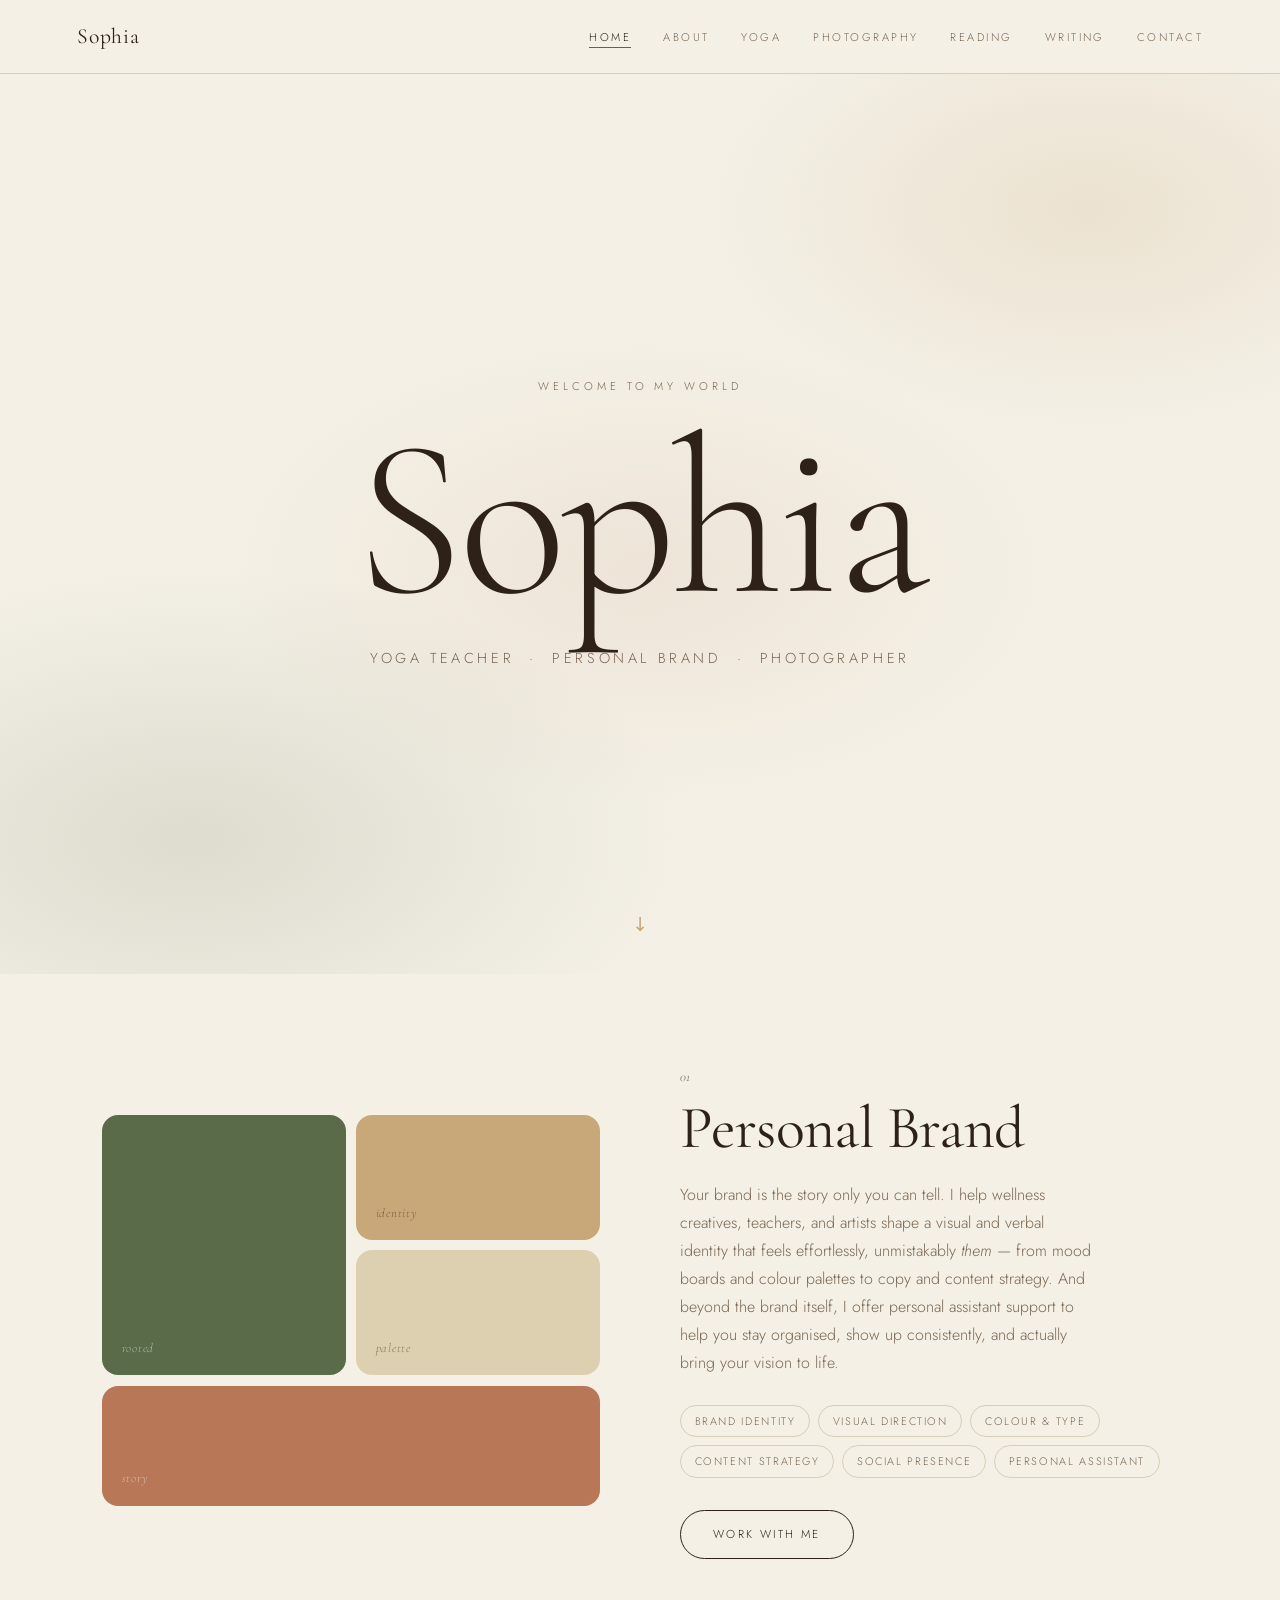
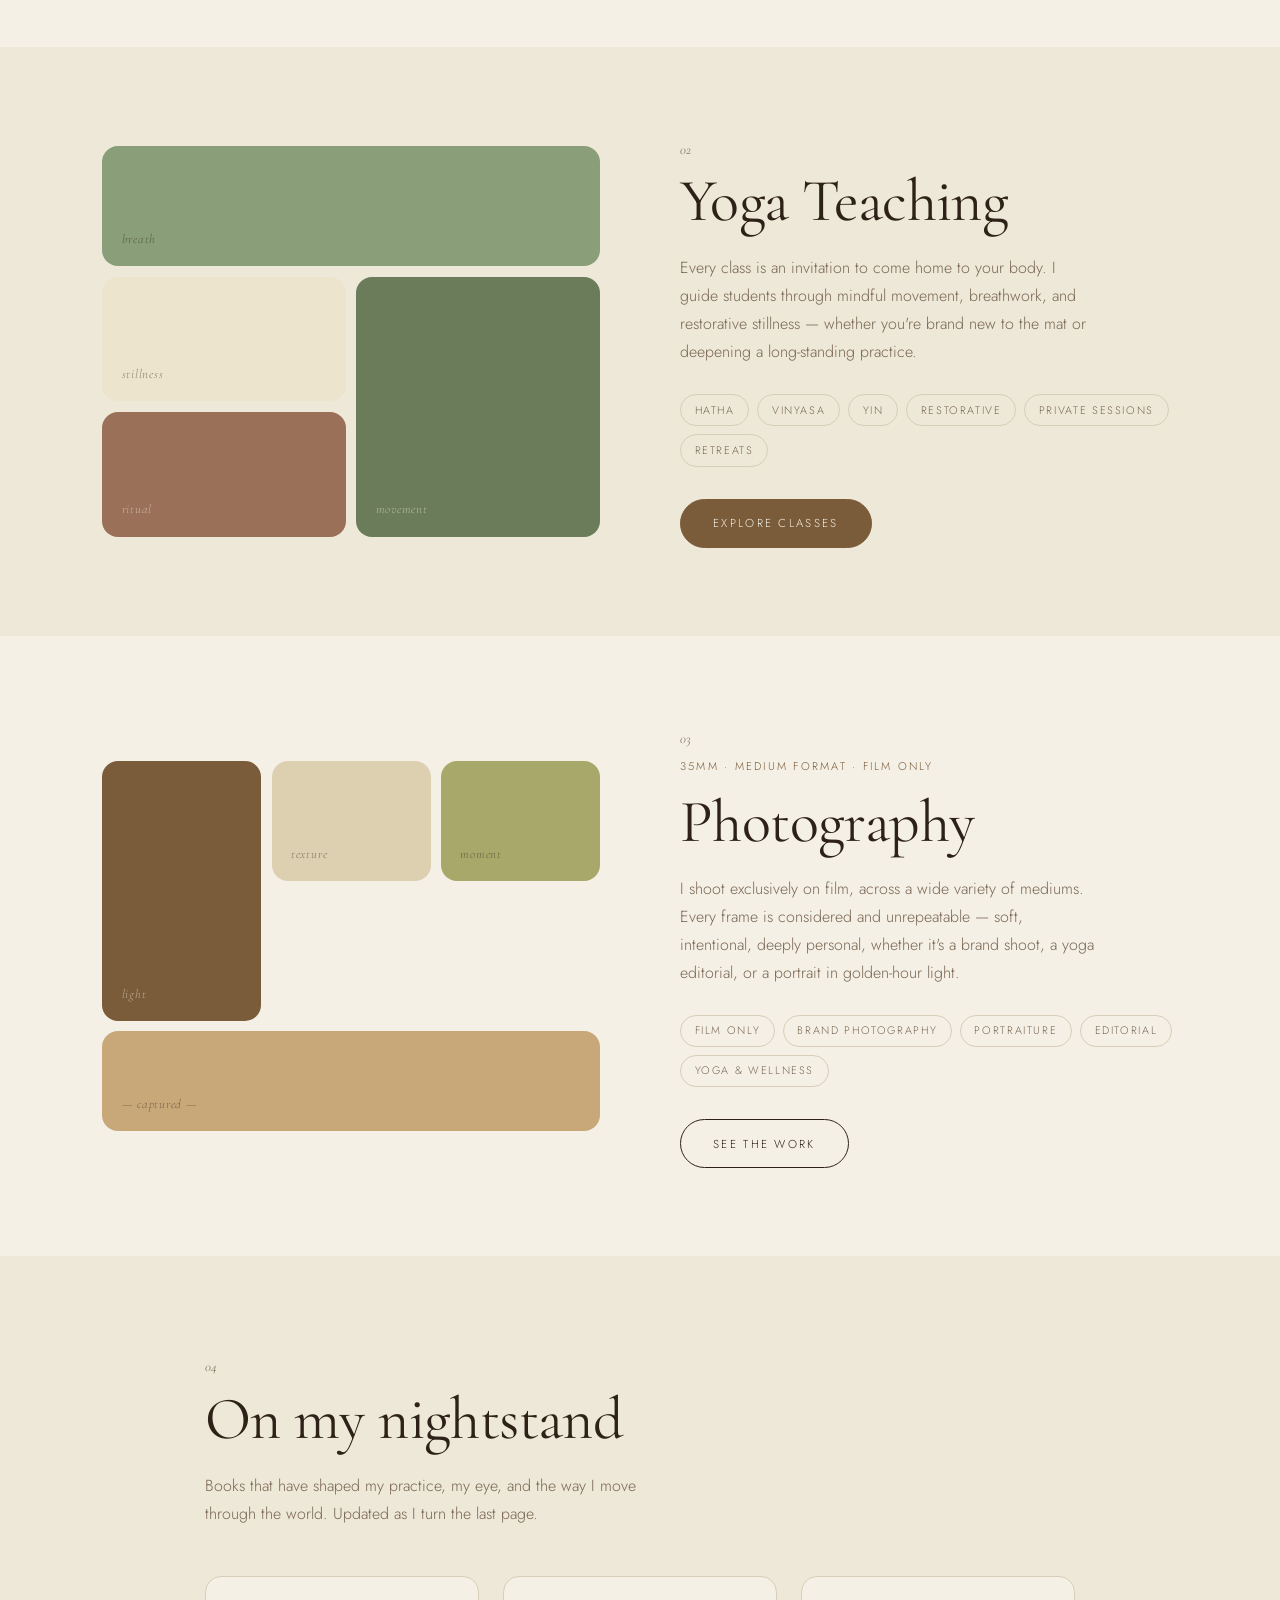
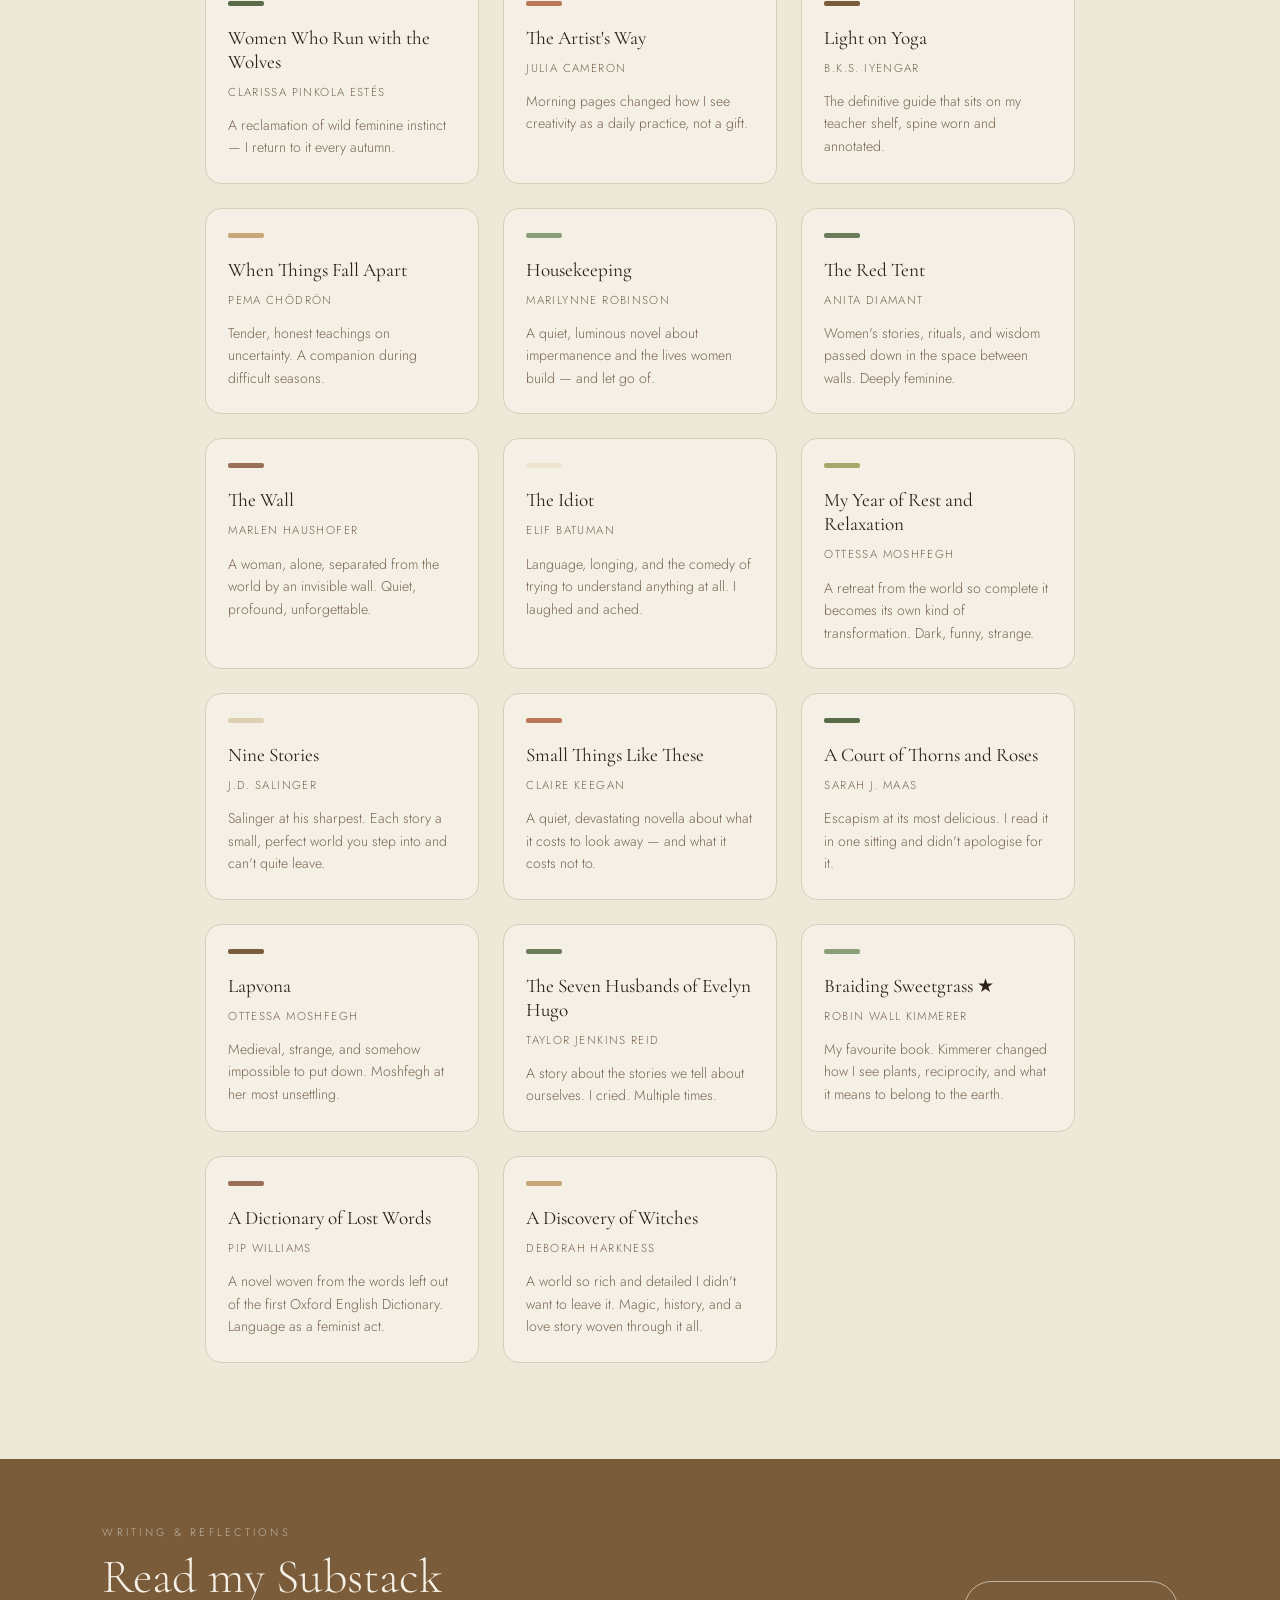
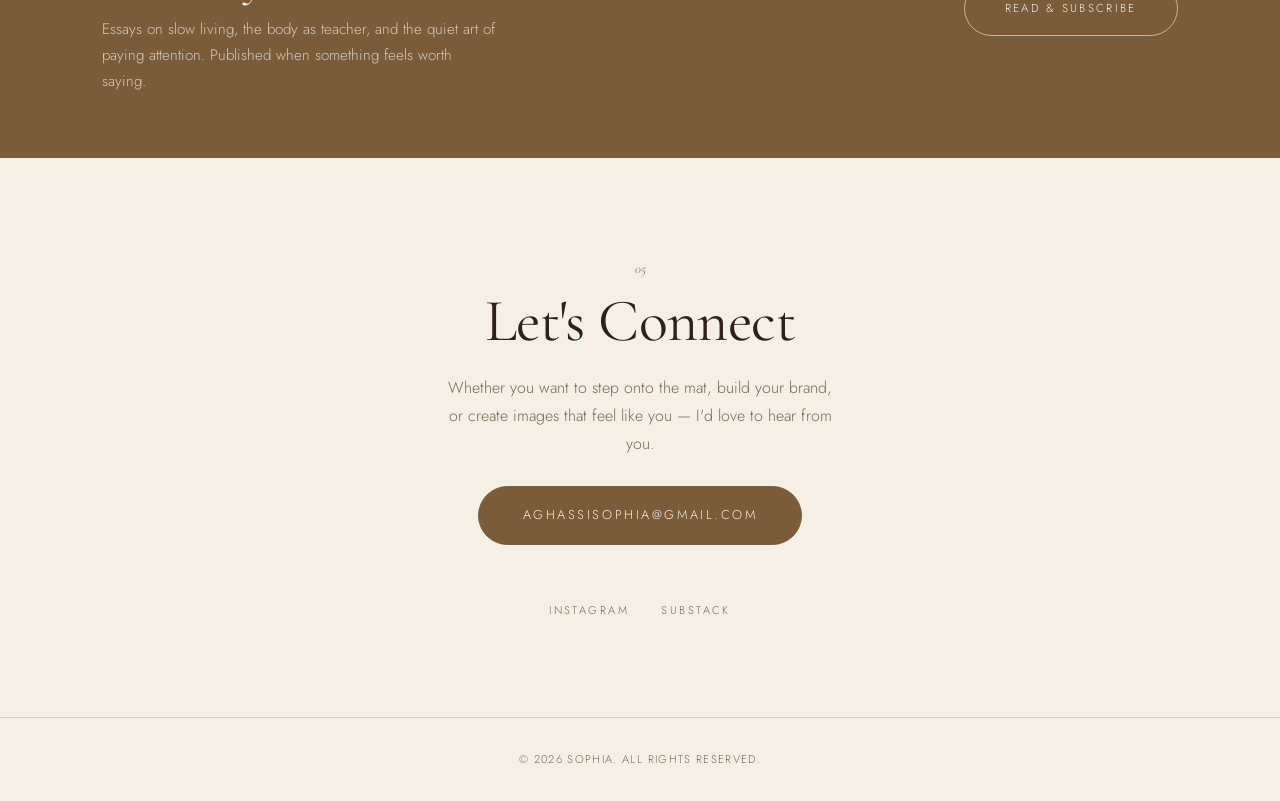
<file: index.html>
<!DOCTYPE html>
<html lang="en">
<head>
  <meta charset="UTF-8" />
  <meta name="viewport" content="width=device-width, initial-scale=1.0" />
  <title>Sophia — Yoga · Brand · Photography</title>
  <link rel="preconnect" href="https://fonts.googleapis.com" />
  <link rel="preconnect" href="https://fonts.gstatic.com" crossorigin />
  <link href="https://fonts.googleapis.com/css2?family=Cormorant+Garamond:ital,wght@0,300;0,400;0,500;1,300;1,400&family=Jost:wght@300;400;500&display=swap" rel="stylesheet" />
  <link rel="stylesheet" href="style.css" />
</head>
<body>

  <!-- NAV -->
  <nav class="nav">
    <a href="index.html" class="nav__logo">Sophia</a>
    <ul class="nav__links">
      <li><a href="index.html" class="active">Home</a></li>
      <li><a href="about.html">About</a></li>
      <li><a href="yoga.html">Yoga</a></li>
      <li><a href="photography.html">Photography</a></li>
      <li><a href="#books">Reading</a></li>
      <li><a href="#substack">Writing</a></li>
      <li><a href="#contact">Contact</a></li>
    </ul>
  </nav>

  <!-- HERO -->
  <header class="hero">
    <p class="hero__eyebrow">welcome to my world</p>
    <h1 class="hero__name">Sophia</h1>
    <p class="hero__tagline">yoga teacher &nbsp;·&nbsp; personal brand &nbsp;·&nbsp; photographer</p>
    <div class="hero__scroll-hint" aria-hidden="true">&#8595;</div>
  </header>

  <!-- PERSONAL BRAND -->
  <section class="section section--split">
    <div class="mosaic">
      <div class="mosaic-card mc--tall mc--moss"><span class="mosaic-card__label">rooted</span></div>
      <div class="mosaic-card mc--square mc--tan"><span class="mosaic-card__label">identity</span></div>
      <div class="mosaic-card mc--square mc--sand"><span class="mosaic-card__label">palette</span></div>
      <div class="mosaic-card mc--wide mc--clay"><span class="mosaic-card__label">story</span></div>
    </div>

    <div class="section__copy">
      <span class="section__number">01</span>
      <h2 class="section__title">Personal Brand</h2>
      <p class="section__body">
        Your brand is the story only you can tell. I help wellness creatives,
        teachers, and artists shape a visual and verbal identity that feels
        effortlessly, unmistakably <em>them</em> — from mood boards and colour
        palettes to copy and content strategy. And beyond the brand itself, I
        offer personal assistant support to help you stay organised, show up
        consistently, and actually bring your vision to life.
      </p>
      <ul class="tag-list">
        <li>Brand Identity</li>
        <li>Visual Direction</li>
        <li>Colour &amp; Type</li>
        <li>Content Strategy</li>
        <li>Social Presence</li>
        <li>Personal Assistant</li>
      </ul>
      <a href="#contact" class="btn">Work with me</a>
    </div>
  </section>

  <!-- YOGA TEASER -->
  <section class="section section--split section--split-rev section--shaded">
    <div class="section__inner" style="display:contents">
      <div class="section__copy">
        <span class="section__number">02</span>
        <h2 class="section__title">Yoga Teaching</h2>
        <p class="section__body">
          Every class is an invitation to come home to your body. I guide
          students through mindful movement, breathwork, and restorative
          stillness — whether you're brand new to the mat or deepening a
          long-standing practice.
        </p>
        <ul class="tag-list">
          <li>Hatha</li>
          <li>Vinyasa</li>
          <li>Yin</li>
          <li>Restorative</li>
          <li>Private Sessions</li>
          <li>Retreats</li>
        </ul>
        <a href="yoga.html" class="btn btn--filled">Explore classes</a>
      </div>

      <div class="mosaic">
        <div class="mosaic-card mc--wide mc--sage"><span class="mosaic-card__label">breath</span></div>
        <div class="mosaic-card mc--square mc--parchment"><span class="mosaic-card__label">stillness</span></div>
        <div class="mosaic-card mc--tall mc--fern"><span class="mosaic-card__label">movement</span></div>
        <div class="mosaic-card mc--square mc--umber"><span class="mosaic-card__label">ritual</span></div>
      </div>
    </div>
  </section>

  <!-- PHOTOGRAPHY TEASER -->
  <section class="section section--split">
    <div class="mosaic mosaic--3col">
      <div class="mosaic-card mc--tall mc--bark"><span class="mosaic-card__label">light</span></div>
      <div class="mosaic-card mc--square mc--sand"><span class="mosaic-card__label">texture</span></div>
      <div class="mosaic-card mc--square mc--olive"><span class="mosaic-card__label">moment</span></div>
      <div class="mosaic-card mc--span3 mc--tan"><span class="mosaic-card__label">— captured —</span></div>
    </div>

    <div class="section__copy">
      <span class="section__number">03</span>
      <p style="font-family:var(--ff-sans); font-size:0.7rem; letter-spacing:0.2em; text-transform:uppercase; color:var(--clr-bark); margin-bottom:0.75rem">35mm · Medium Format · Film Only</p>
      <h2 class="section__title">Photography</h2>
      <p class="section__body">
        I shoot exclusively on film, across a wide variety of mediums. Every
        frame is considered and unrepeatable — soft, intentional, deeply personal,
        whether it's a brand shoot, a yoga editorial, or a portrait in golden-hour light.
      </p>
      <ul class="tag-list">
        <li>Film Only</li>
        <li>Brand Photography</li>
        <li>Portraiture</li>
        <li>Editorial</li>
        <li>Yoga &amp; Wellness</li>
      </ul>
      <a href="photography.html" class="btn">See the work</a>
    </div>
  </section>

  <!-- BOOKS -->
  <section id="books" class="section--shaded section--full">
    <div class="section__inner" style="max-width:var(--max-w); margin:0 auto; padding-inline:clamp(1.5rem,8vw,7rem)">
      <span class="section__number">04</span>
      <h2 class="section__title">On my nightstand</h2>
      <p class="section__body" style="max-width:50ch; color:var(--clr-text-muted)">
        Books that have shaped my practice, my eye, and the way I move through
        the world. Updated as I turn the last page.
      </p>

      <div class="books-grid">

        <div class="book-card">
          <div class="book-card__spine" style="background:var(--clr-moss)"></div>
          <p class="book-card__title">Women Who Run with the Wolves</p>
          <p class="book-card__author">Clarissa Pinkola Estés</p>
          <p class="book-card__note">A reclamation of wild feminine instinct — I return to it every autumn.</p>
        </div>

        <div class="book-card">
          <div class="book-card__spine" style="background:var(--clr-clay)"></div>
          <p class="book-card__title">The Artist's Way</p>
          <p class="book-card__author">Julia Cameron</p>
          <p class="book-card__note">Morning pages changed how I see creativity as a daily practice, not a gift.</p>
        </div>

        <div class="book-card">
          <div class="book-card__spine" style="background:var(--clr-bark)"></div>
          <p class="book-card__title">Light on Yoga</p>
          <p class="book-card__author">B.K.S. Iyengar</p>
          <p class="book-card__note">The definitive guide that sits on my teacher shelf, spine worn and annotated.</p>
        </div>

        <div class="book-card">
          <div class="book-card__spine" style="background:var(--clr-tan)"></div>
          <p class="book-card__title">When Things Fall Apart</p>
          <p class="book-card__author">Pema Chödrön</p>
          <p class="book-card__note">Tender, honest teachings on uncertainty. A companion during difficult seasons.</p>
        </div>

        <div class="book-card">
          <div class="book-card__spine" style="background:var(--clr-sage)"></div>
          <p class="book-card__title">Housekeeping</p>
          <p class="book-card__author">Marilynne Robinson</p>
          <p class="book-card__note">A quiet, luminous novel about impermanence and the lives women build — and let go of.</p>
        </div>

        <div class="book-card">
          <div class="book-card__spine" style="background:var(--clr-fern)"></div>
          <p class="book-card__title">The Red Tent</p>
          <p class="book-card__author">Anita Diamant</p>
          <p class="book-card__note">Women's stories, rituals, and wisdom passed down in the space between walls. Deeply feminine.</p>
        </div>

        <div class="book-card">
          <div class="book-card__spine" style="background:var(--clr-umber)"></div>
          <p class="book-card__title">The Wall</p>
          <p class="book-card__author">Marlen Haushofer</p>
          <p class="book-card__note">A woman, alone, separated from the world by an invisible wall. Quiet, profound, unforgettable.</p>
        </div>

        <div class="book-card">
          <div class="book-card__spine" style="background:var(--clr-parchment)"></div>
          <p class="book-card__title">The Idiot</p>
          <p class="book-card__author">Elif Batuman</p>
          <p class="book-card__note">Language, longing, and the comedy of trying to understand anything at all. I laughed and ached.</p>
        </div>

        <div class="book-card">
          <div class="book-card__spine" style="background:var(--clr-olive)"></div>
          <p class="book-card__title">My Year of Rest and Relaxation</p>
          <p class="book-card__author">Ottessa Moshfegh</p>
          <p class="book-card__note">A retreat from the world so complete it becomes its own kind of transformation. Dark, funny, strange.</p>
        </div>

        <div class="book-card">
          <div class="book-card__spine" style="background:var(--clr-sand)"></div>
          <p class="book-card__title">Nine Stories</p>
          <p class="book-card__author">J.D. Salinger</p>
          <p class="book-card__note">Salinger at his sharpest. Each story a small, perfect world you step into and can't quite leave.</p>
        </div>

        <div class="book-card">
          <div class="book-card__spine" style="background:var(--clr-clay)"></div>
          <p class="book-card__title">Small Things Like These</p>
          <p class="book-card__author">Claire Keegan</p>
          <p class="book-card__note">A quiet, devastating novella about what it costs to look away — and what it costs not to.</p>
        </div>

        <div class="book-card">
          <div class="book-card__spine" style="background:var(--clr-moss)"></div>
          <p class="book-card__title">A Court of Thorns and Roses</p>
          <p class="book-card__author">Sarah J. Maas</p>
          <p class="book-card__note">Escapism at its most delicious. I read it in one sitting and didn't apologise for it.</p>
        </div>

        <div class="book-card">
          <div class="book-card__spine" style="background:var(--clr-bark)"></div>
          <p class="book-card__title">Lapvona</p>
          <p class="book-card__author">Ottessa Moshfegh</p>
          <p class="book-card__note">Medieval, strange, and somehow impossible to put down. Moshfegh at her most unsettling.</p>
        </div>

        <div class="book-card">
          <div class="book-card__spine" style="background:var(--clr-fern)"></div>
          <p class="book-card__title">The Seven Husbands of Evelyn Hugo</p>
          <p class="book-card__author">Taylor Jenkins Reid</p>
          <p class="book-card__note">A story about the stories we tell about ourselves. I cried. Multiple times.</p>
        </div>

        <div class="book-card">
          <div class="book-card__spine" style="background:var(--clr-sage)"></div>
          <p class="book-card__title">Braiding Sweetgrass ★</p>
          <p class="book-card__author">Robin Wall Kimmerer</p>
          <p class="book-card__note">My favourite book. Kimmerer changed how I see plants, reciprocity, and what it means to belong to the earth.</p>
        </div>

        <div class="book-card">
          <div class="book-card__spine" style="background:var(--clr-umber)"></div>
          <p class="book-card__title">A Dictionary of Lost Words</p>
          <p class="book-card__author">Pip Williams</p>
          <p class="book-card__note">A novel woven from the words left out of the first Oxford English Dictionary. Language as a feminist act.</p>
        </div>

        <div class="book-card">
          <div class="book-card__spine" style="background:var(--clr-tan)"></div>
          <p class="book-card__title">A Discovery of Witches</p>
          <p class="book-card__author">Deborah Harkness</p>
          <p class="book-card__note">A world so rich and detailed I didn't want to leave it. Magic, history, and a love story woven through it all.</p>
        </div>

      </div>
    </div>
  </section>

  <!-- SUBSTACK -->
  <div id="substack">
    <div class="substack-strip">
      <div class="substack-strip__text">
        <p class="substack-strip__eyebrow">writing &amp; reflections</p>
        <h2 class="substack-strip__title">Read my Substack</h2>
        <p class="substack-strip__body">
          Essays on slow living, the body as teacher, and the quiet art of
          paying attention. Published when something feels worth saying.
        </p>
      </div>
      <div class="substack-strip__cta">
        <a href="https://substack.com/@justagirlllllllllllllll" target="_blank" rel="noopener" class="btn--substack">
          Read &amp; Subscribe
        </a>
      </div>
    </div>
  </div>

  <!-- CONTACT -->
  <section id="contact">
    <div class="contact-block">
      <span class="section__number">05</span>
      <h2 class="section__title">Let's Connect</h2>
      <p class="section__body" style="max-width:44ch; margin-inline:auto; color:var(--clr-text-muted)">
        Whether you want to step onto the mat, build your brand, or create
        images that feel like you — I'd love to hear from you.
      </p>
      <a href="mailto:aghassisophia@gmail.com" class="btn btn--large btn--filled" style="display:inline-block; margin-bottom:2rem">
        aghassisophia@gmail.com
      </a>
      <div class="social-links">
        <a href="https://www.instagram.com/sophiaaghassi/" target="_blank" rel="noopener" aria-label="Instagram">Instagram</a>
        <a href="https://substack.com/@justagirlllllllllllllll" target="_blank" rel="noopener" aria-label="Substack">Substack</a>
      </div>
    </div>
  </section>

  <footer class="footer">
    <p>&copy; 2026 Sophia. All rights reserved.</p>
  </footer>

</body>
</html>
</file>
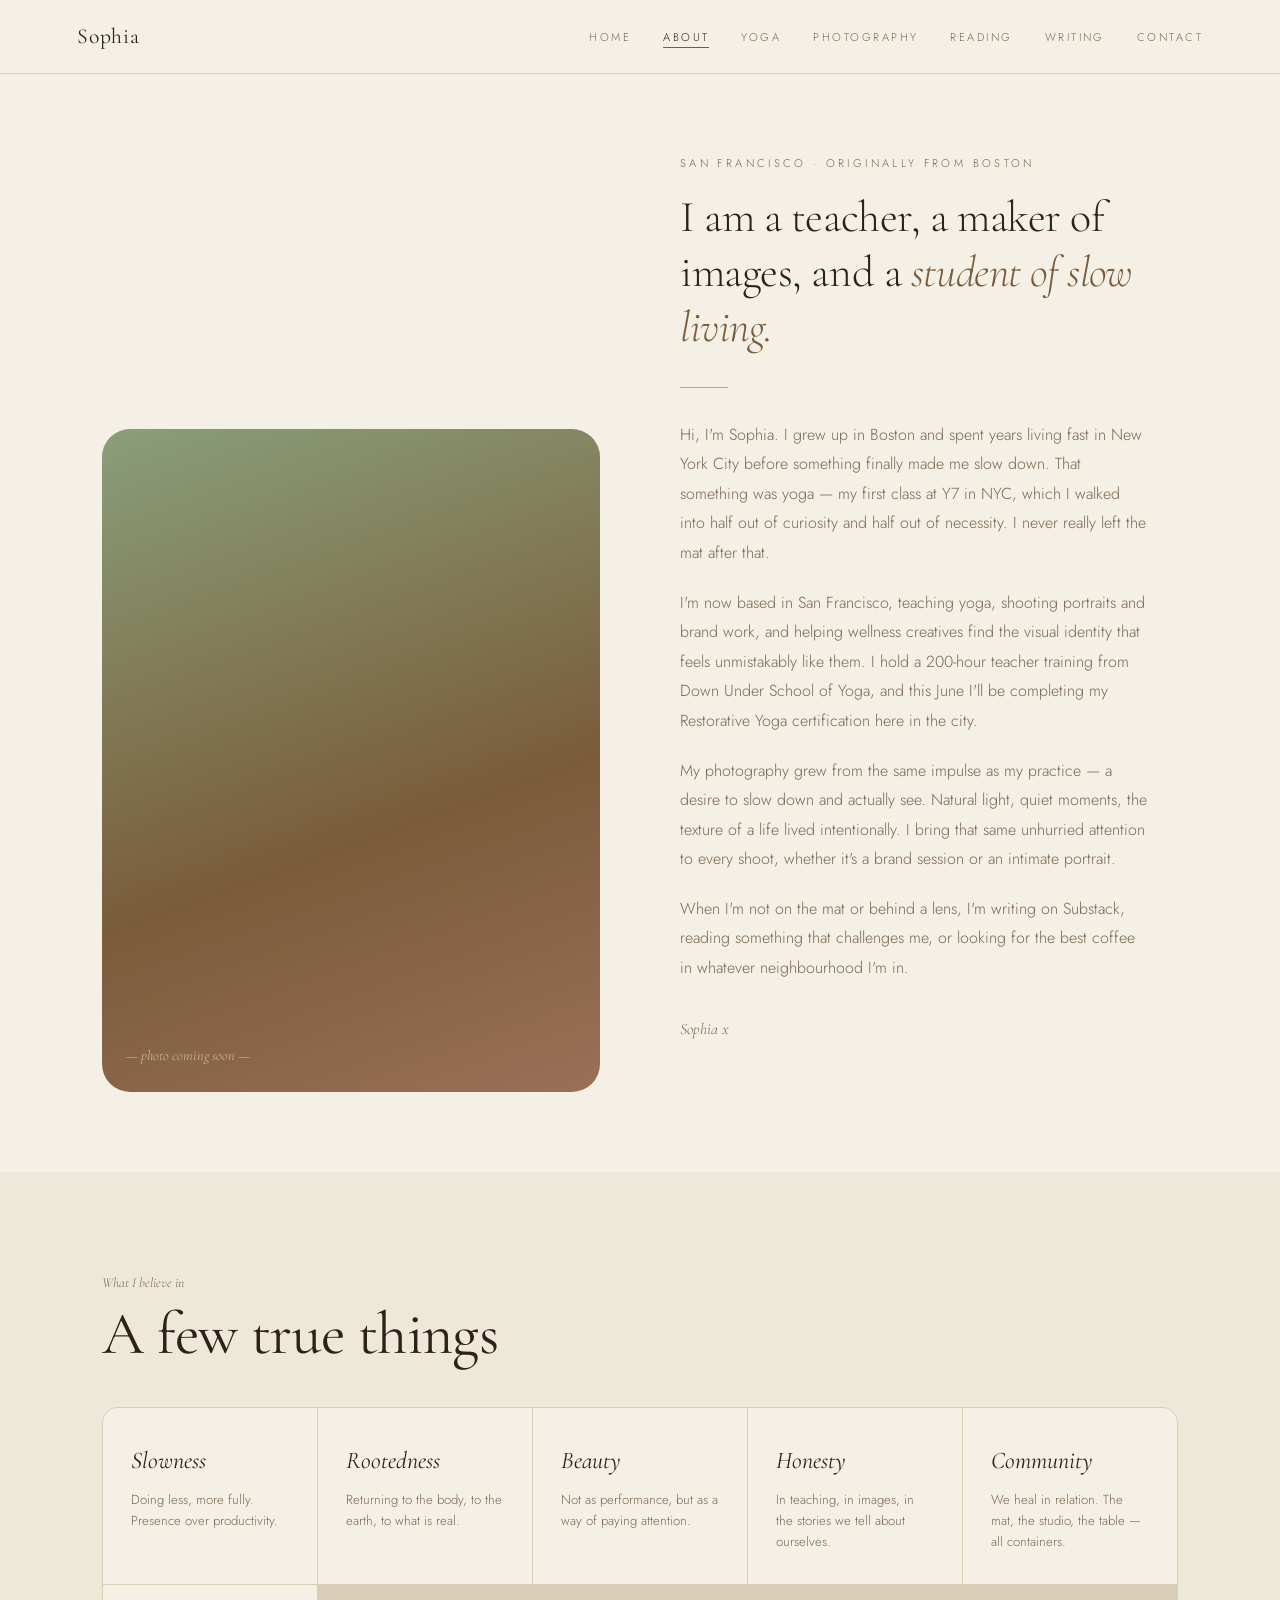
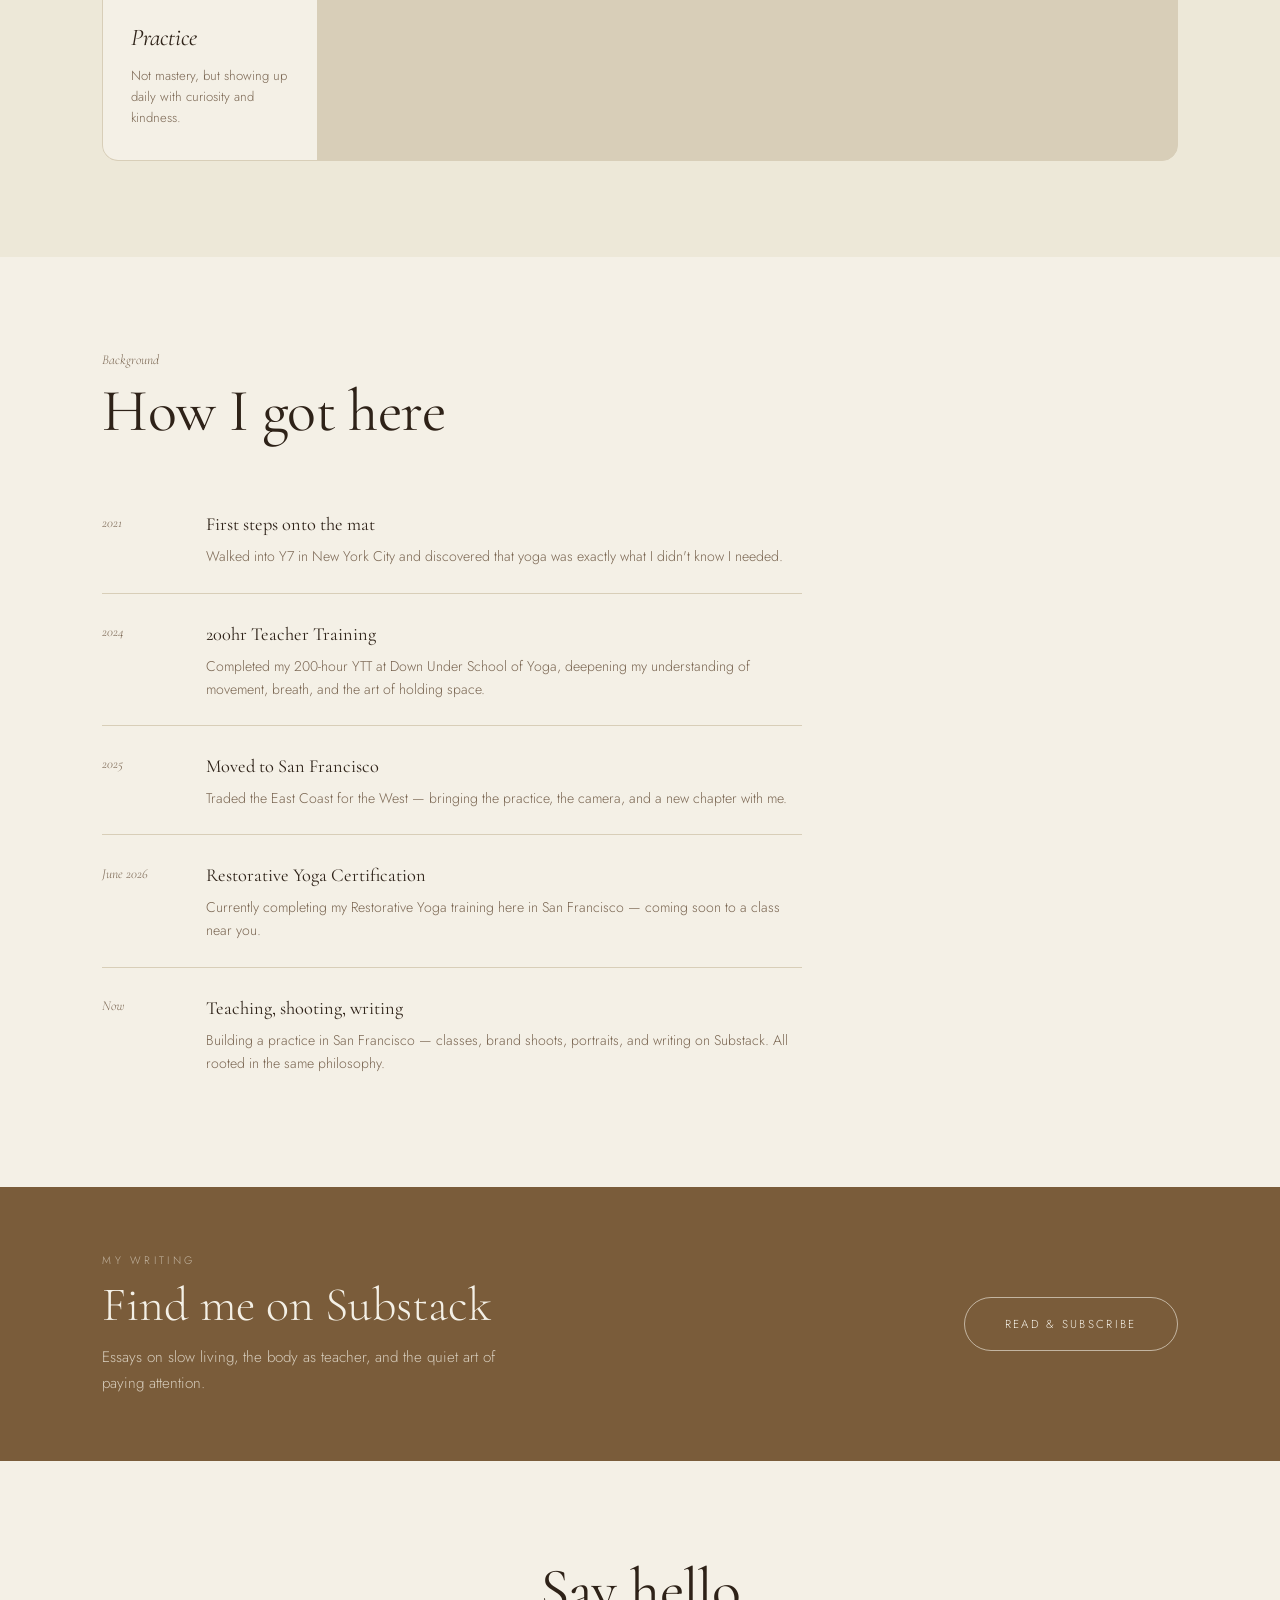
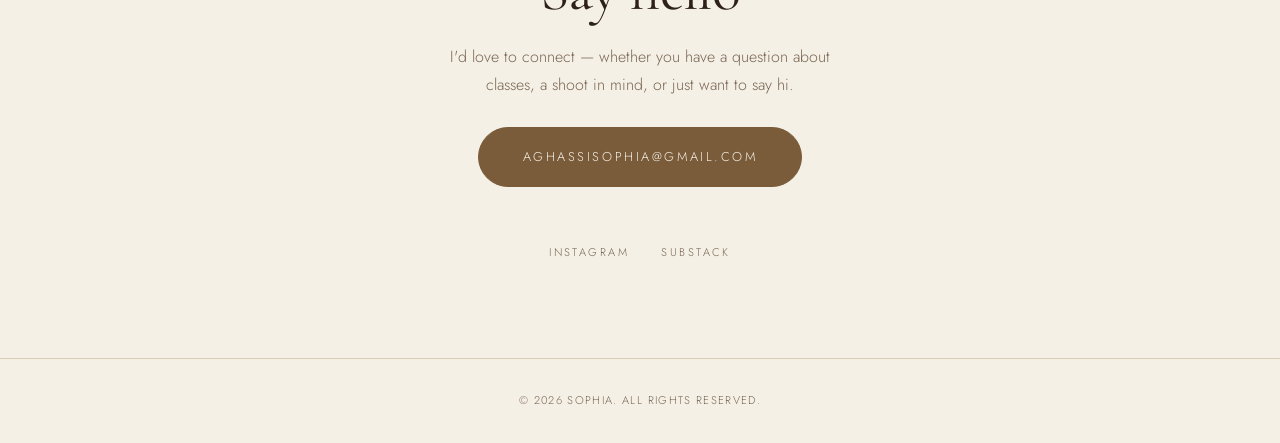
<file: about.html>
<!DOCTYPE html>
<html lang="en">
<head>
  <meta charset="UTF-8" />
  <meta name="viewport" content="width=device-width, initial-scale=1.0" />
  <title>About — Sophia</title>
  <link rel="preconnect" href="https://fonts.googleapis.com" />
  <link rel="preconnect" href="https://fonts.gstatic.com" crossorigin />
  <link href="https://fonts.googleapis.com/css2?family=Cormorant+Garamond:ital,wght@0,300;0,400;0,500;1,300;1,400&family=Jost:wght@300;400;500&display=swap" rel="stylesheet" />
  <link rel="stylesheet" href="style.css" />
  <style>
    /* About-page specific styles */
    .about-hero {
      display: grid;
      grid-template-columns: 1fr 1fr;
      gap: 5rem;
      align-items: end;
      padding: 5rem clamp(1.5rem, 8vw, 7rem) 0;
      max-width: var(--max-w);
      margin: 0 auto;
    }

    .about-hero__image {
      /* ✏️  When you add a real photo, replace this placeholder block */
      aspect-ratio: 3 / 4;
      border-radius: var(--radius-lg);
      background:
        linear-gradient(160deg, var(--clr-sage) 0%, var(--clr-bark) 60%, var(--clr-umber) 100%);
      display: flex;
      align-items: flex-end;
      padding: 1.5rem;
    }

    .about-hero__image-caption {
      font-family: var(--ff-serif);
      font-style: italic;
      font-size: 0.9rem;
      color: rgba(244, 240, 230, 0.65);
    }

    .about-hero__text {
      padding-bottom: 3rem;
    }

    .about-hero__pull {
      font-family: var(--ff-serif);
      font-size: clamp(1.75rem, 4vw, 2.75rem);
      font-weight: 300;
      line-height: 1.25;
      letter-spacing: -0.01em;
      margin-bottom: 2rem;
    }

    .about-hero__pull em {
      font-style: italic;
      color: var(--clr-bark);
    }

    .about-divider {
      width: 48px;
      height: 1px;
      background: var(--clr-tan);
      margin: 2rem 0;
    }

    .about-body p {
      font-size: 1rem;
      line-height: 1.85;
      color: var(--clr-text-muted);
      margin-bottom: 1.25rem;
      max-width: 52ch;
    }

    .about-body p:last-child { margin-bottom: 0; }

    .values-grid {
      display: grid;
      grid-template-columns: repeat(auto-fill, minmax(200px, 1fr));
      gap: 1px;
      background: var(--clr-border);
      border: 1px solid var(--clr-border);
      border-radius: var(--radius-md);
      overflow: hidden;
      margin-top: 2.5rem;
    }

    .value-item {
      background: var(--clr-bg);
      padding: 2rem 1.75rem;
    }

    .value-item__word {
      font-family: var(--ff-serif);
      font-size: 1.5rem;
      font-weight: 400;
      font-style: italic;
      margin-bottom: 0.4rem;
    }

    .value-item__note {
      font-size: 0.82rem;
      color: var(--clr-text-muted);
      line-height: 1.6;
    }

    .timeline {
      margin-top: 2.5rem;
      display: flex;
      flex-direction: column;
      gap: 0;
    }

    .timeline-item {
      display: grid;
      grid-template-columns: 80px 1fr;
      gap: 1.5rem;
      padding: 1.5rem 0;
      border-bottom: 1px solid var(--clr-border);
    }

    .timeline-item:last-child { border-bottom: none; }

    .timeline-item__year {
      font-family: var(--ff-serif);
      font-size: 0.85rem;
      font-style: italic;
      color: var(--clr-text-muted);
      padding-top: 0.15rem;
    }

    .timeline-item__content h4 {
      font-family: var(--ff-serif);
      font-size: 1.15rem;
      font-weight: 400;
      margin-bottom: 0.3rem;
    }

    .timeline-item__content p {
      font-size: 0.88rem;
      color: var(--clr-text-muted);
      line-height: 1.65;
    }

    .signature {
      font-family: var(--ff-serif);
      font-style: italic;
      font-size: 2rem;
      font-weight: 300;
      color: var(--clr-bark);
      margin-top: 2rem;
    }

    @media (max-width: 900px) {
      .about-hero {
        grid-template-columns: 1fr;
        gap: 3rem;
      }
      .about-hero__image { aspect-ratio: 4 / 3; }
      .about-body p { max-width: 100%; }
    }
  </style>
</head>
<body>

  <!-- NAV -->
  <nav class="nav">
    <a href="index.html" class="nav__logo">Sophia</a>
    <ul class="nav__links">
      <li><a href="index.html">Home</a></li>
      <li><a href="about.html" class="active">About</a></li>
      <li><a href="yoga.html">Yoga</a></li>
      <li><a href="photography.html">Photography</a></li>
      <li><a href="index.html#books">Reading</a></li>
      <li><a href="index.html#substack">Writing</a></li>
      <li><a href="index.html#contact">Contact</a></li>
    </ul>
  </nav>

  <!-- ABOUT HERO -->
  <div class="about-hero">
    <div class="about-hero__image">
      <!-- ✏️  REPLACE this div with an <img> tag pointing to your photo:
           <img src="images/sophia-portrait.jpg" alt="Sophia" style="width:100%; height:100%; object-fit:cover; border-radius:var(--radius-lg);" /> -->
      <p class="about-hero__image-caption">— photo coming soon —</p>
    </div>

    <div class="about-hero__text">
      <p class="page-hero__eyebrow" style="margin-bottom:1rem">San Francisco · Originally from Boston</p>
      <h1 class="about-hero__pull">
        I am a teacher, a maker of images, and a <em>student of slow living.</em>
      </h1>
      <div class="about-divider"></div>

      <div class="about-body">
        <p>
          Hi, I'm Sophia. I grew up in Boston and spent years living fast in
          New York City before something finally made me slow down. That something
          was yoga — my first class at Y7 in NYC, which I walked into half out of
          curiosity and half out of necessity. I never really left the mat after that.
        </p>
        <p>
          I'm now based in San Francisco, teaching yoga, shooting portraits and
          brand work, and helping wellness creatives find the visual identity that
          feels unmistakably like them. I hold a 200-hour teacher training from
          Down Under School of Yoga, and this June I'll be completing my Restorative
          Yoga certification here in the city.
        </p>
        <p>
          My photography grew from the same impulse as my practice — a desire to
          slow down and actually see. Natural light, quiet moments, the texture of
          a life lived intentionally. I bring that same unhurried attention to
          every shoot, whether it's a brand session or an intimate portrait.
        </p>
        <p>
          When I'm not on the mat or behind a lens, I'm writing on Substack,
          reading something that challenges me, or looking for the best coffee
          in whatever neighbourhood I'm in.
        </p>
        <p class="signature">Sophia x</p>
      </div>
    </div>
  </div>

  <!-- VALUES -->
  <section class="section--shaded section--full" style="margin-top:5rem">
    <div class="section__inner">
      <span class="section__number">What I believe in</span>
      <h2 class="section__title">A few true things</h2>

      <div class="values-grid">
        <!-- ✏️  UPDATE these values to reflect your own -->
        <div class="value-item">
          <p class="value-item__word">Slowness</p>
          <p class="value-item__note">
            Doing less, more fully. Presence over productivity.
          </p>
        </div>
        <div class="value-item">
          <p class="value-item__word">Rootedness</p>
          <p class="value-item__note">
            Returning to the body, to the earth, to what is real.
          </p>
        </div>
        <div class="value-item">
          <p class="value-item__word">Beauty</p>
          <p class="value-item__note">
            Not as performance, but as a way of paying attention.
          </p>
        </div>
        <div class="value-item">
          <p class="value-item__word">Honesty</p>
          <p class="value-item__note">
            In teaching, in images, in the stories we tell about ourselves.
          </p>
        </div>
        <div class="value-item">
          <p class="value-item__word">Community</p>
          <p class="value-item__note">
            We heal in relation. The mat, the studio, the table — all containers.
          </p>
        </div>
        <div class="value-item">
          <p class="value-item__word">Practice</p>
          <p class="value-item__note">
            Not mastery, but showing up daily with curiosity and kindness.
          </p>
        </div>
      </div>
    </div>
  </section>

  <!-- TIMELINE / BACKGROUND -->
  <section class="section">
    <div style="max-width:700px">
      <span class="section__number">Background</span>
      <h2 class="section__title">How I got here</h2>

      <div class="timeline">
        <div class="timeline-item">
          <span class="timeline-item__year">2021</span>
          <div class="timeline-item__content">
            <h4>First steps onto the mat</h4>
            <p>Walked into Y7 in New York City and discovered that yoga was exactly what I didn't know I needed.</p>
          </div>
        </div>
        <div class="timeline-item">
          <span class="timeline-item__year">2024</span>
          <div class="timeline-item__content">
            <h4>200hr Teacher Training</h4>
            <p>Completed my 200-hour YTT at Down Under School of Yoga, deepening my understanding of movement, breath, and the art of holding space.</p>
          </div>
        </div>
        <div class="timeline-item">
          <span class="timeline-item__year">2025</span>
          <div class="timeline-item__content">
            <h4>Moved to San Francisco</h4>
            <p>Traded the East Coast for the West — bringing the practice, the camera, and a new chapter with me.</p>
          </div>
        </div>
        <div class="timeline-item">
          <span class="timeline-item__year">June 2026</span>
          <div class="timeline-item__content">
            <h4>Restorative Yoga Certification</h4>
            <p>Currently completing my Restorative Yoga training here in San Francisco — coming soon to a class near you.</p>
          </div>
        </div>
        <div class="timeline-item">
          <span class="timeline-item__year">Now</span>
          <div class="timeline-item__content">
            <h4>Teaching, shooting, writing</h4>
            <p>Building a practice in San Francisco — classes, brand shoots, portraits, and writing on Substack. All rooted in the same philosophy.</p>
          </div>
        </div>
      </div>
    </div>
  </section>

  <!-- SUBSTACK STRIP -->
  <div id="substack">
    <div class="substack-strip">
      <div class="substack-strip__text">
        <p class="substack-strip__eyebrow">my writing</p>
        <h2 class="substack-strip__title">Find me on Substack</h2>
        <p class="substack-strip__body">
          Essays on slow living, the body as teacher, and the quiet art of
          paying attention.
        </p>
      </div>
      <div class="substack-strip__cta">
        <a href="https://substack.com/@justagirlllllllllllllll" target="_blank" rel="noopener" class="btn--substack">
          Read &amp; Subscribe
        </a>
      </div>
    </div>
  </div>

  <!-- CONTACT CTA -->
  <section>
    <div class="contact-block">
      <h2 class="section__title">Say hello</h2>
      <p class="section__body" style="margin-inline:auto; color:var(--clr-text-muted)">
        I'd love to connect — whether you have a question about classes, a shoot
        in mind, or just want to say hi.
      </p>
      <a href="mailto:aghassisophia@gmail.com" class="btn btn--large btn--filled" style="display:inline-block; margin-bottom:2rem">
        aghassisophia@gmail.com
      </a>
      <div class="social-links">
        <a href="https://www.instagram.com/sophiaaghassi/" target="_blank" rel="noopener">Instagram</a>
        <a href="https://substack.com/@justagirlllllllllllllll" target="_blank" rel="noopener">Substack</a>
      </div>
    </div>
  </section>

  <footer class="footer">
    <p>&copy; 2026 Sophia. All rights reserved.</p>
  </footer>

</body>
</html>
</file>
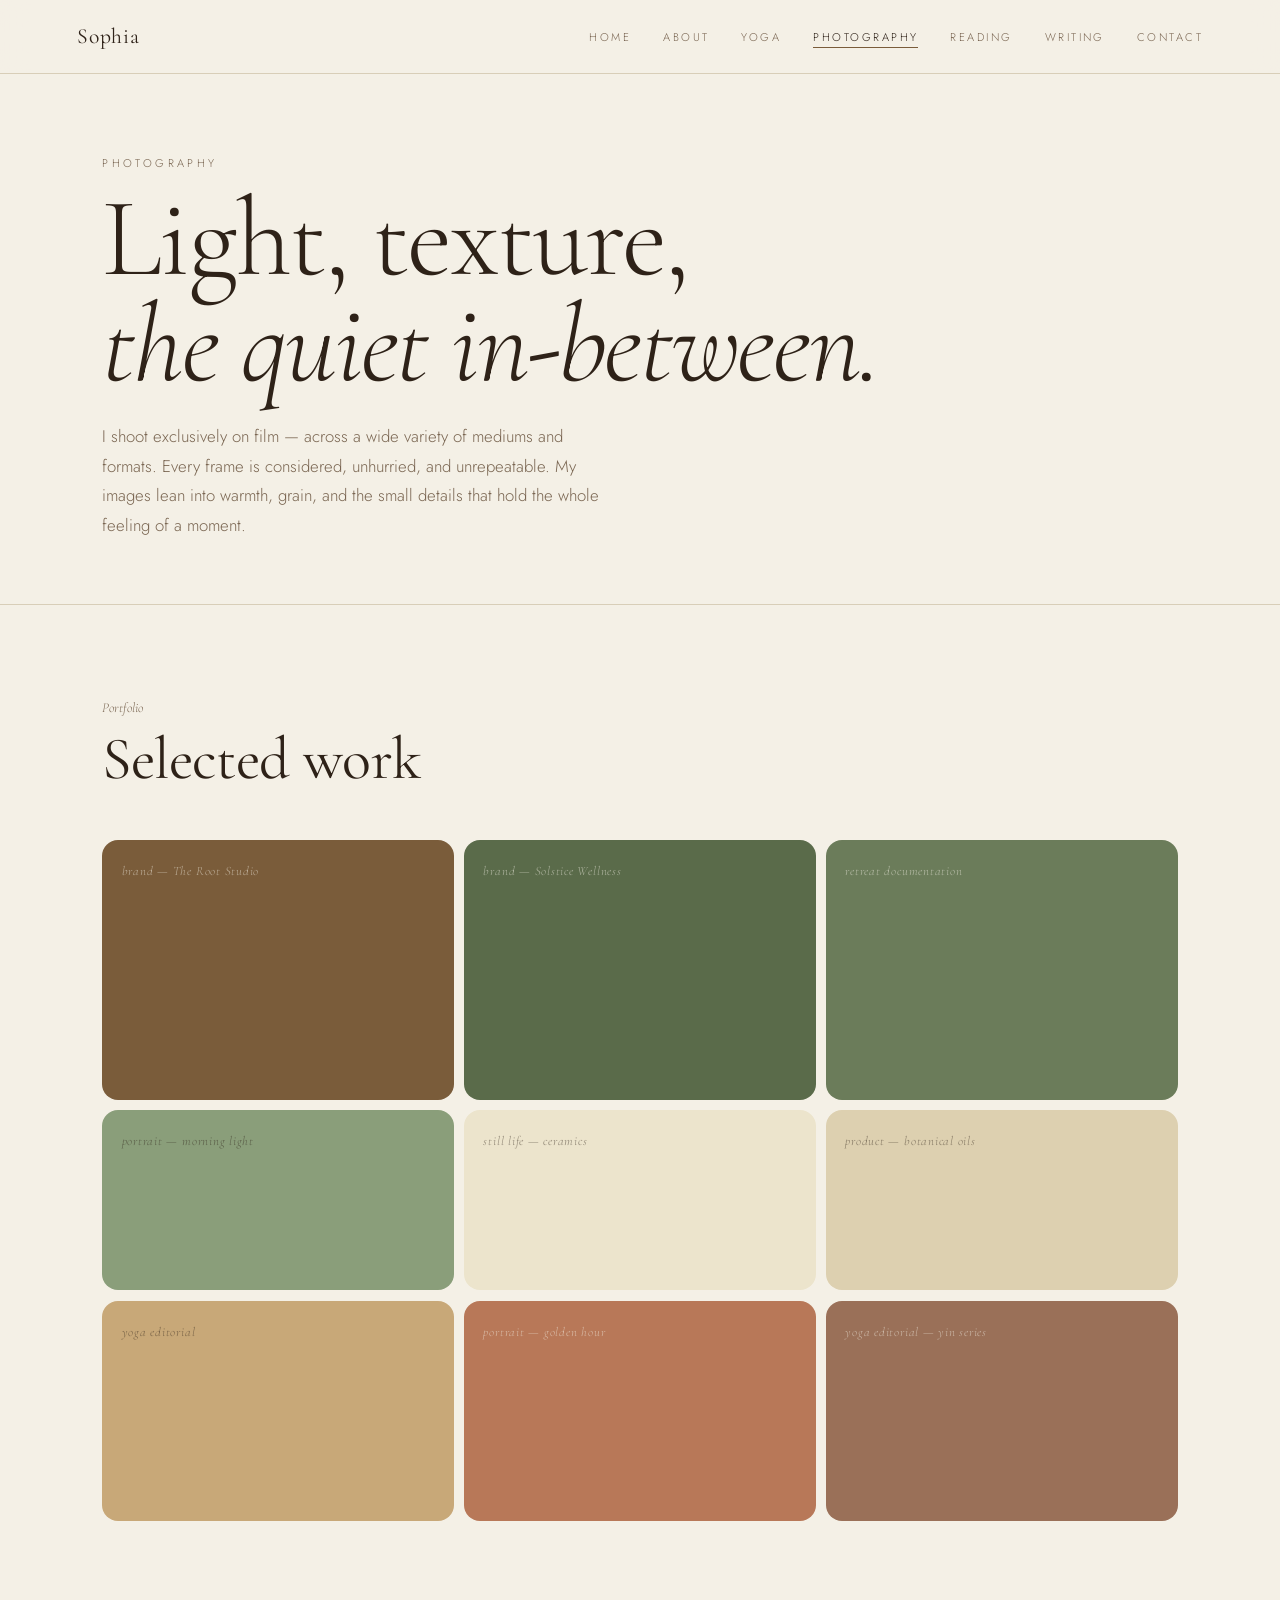
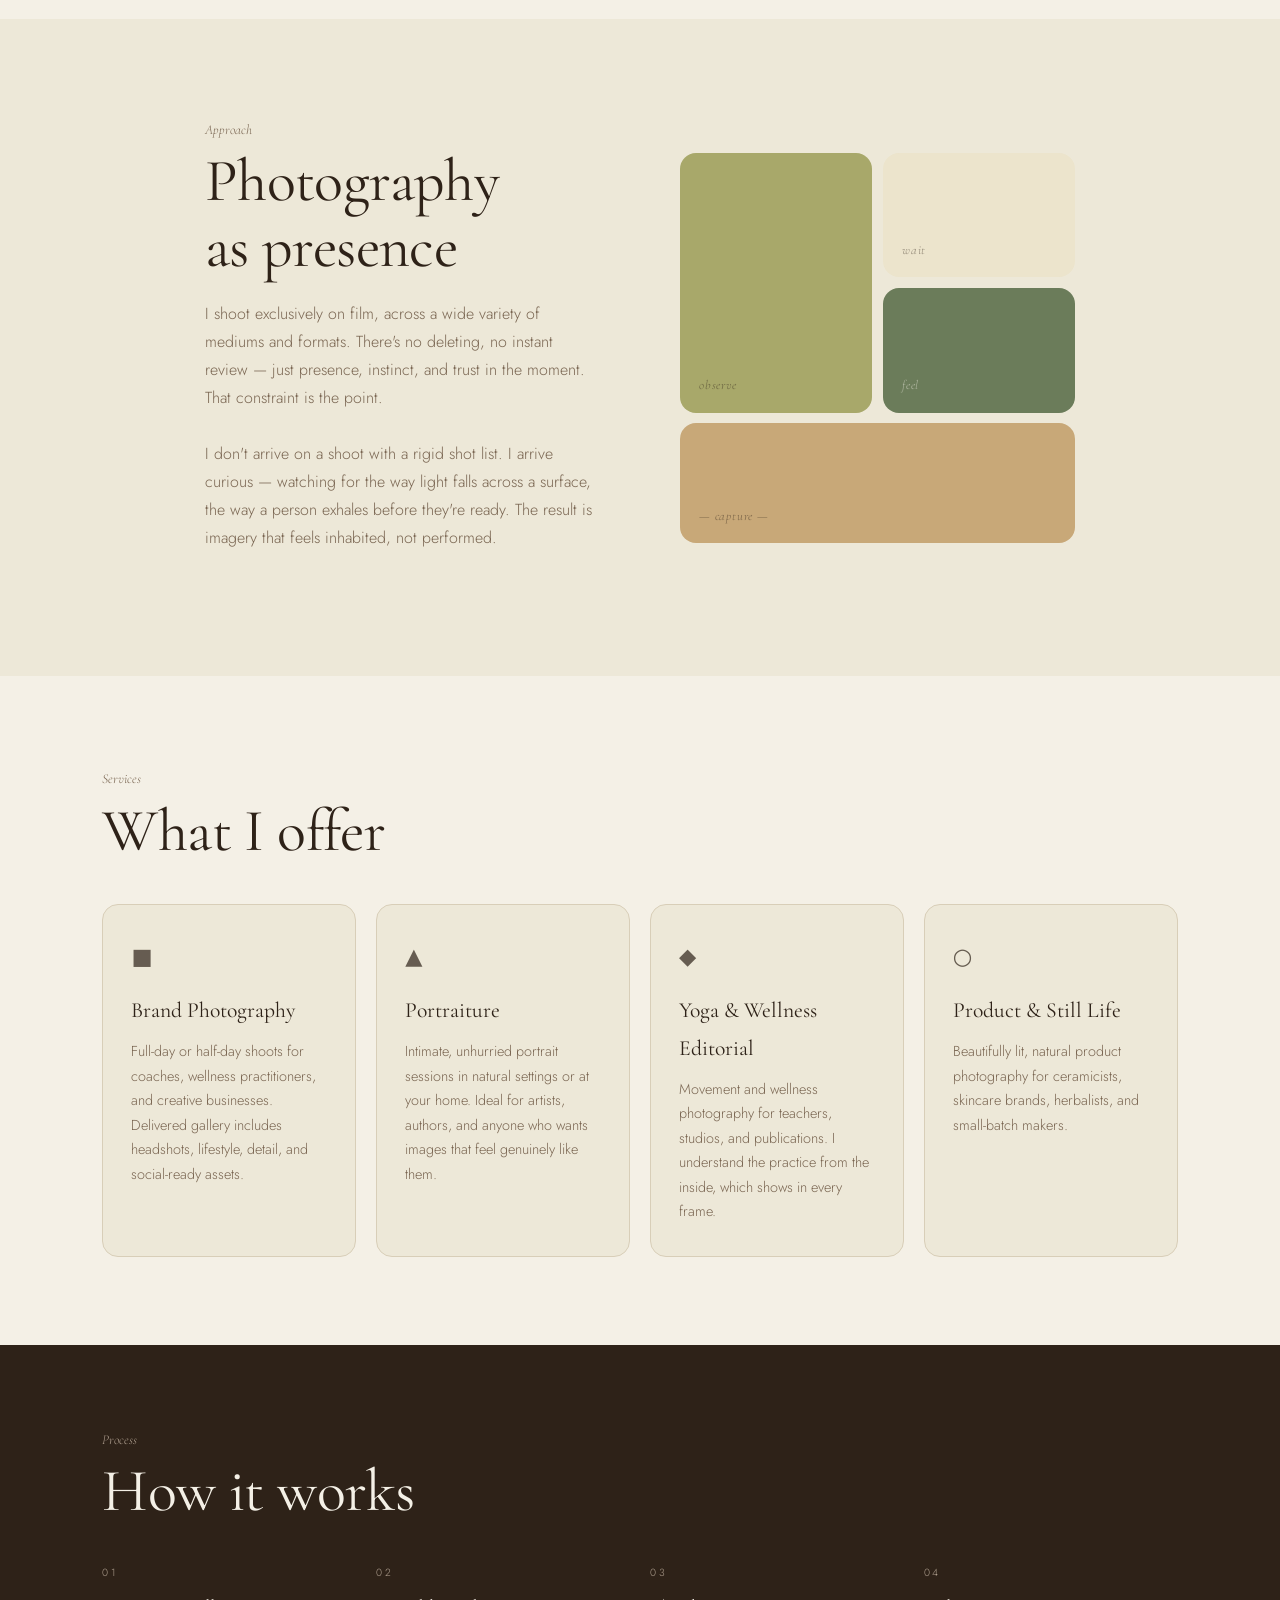
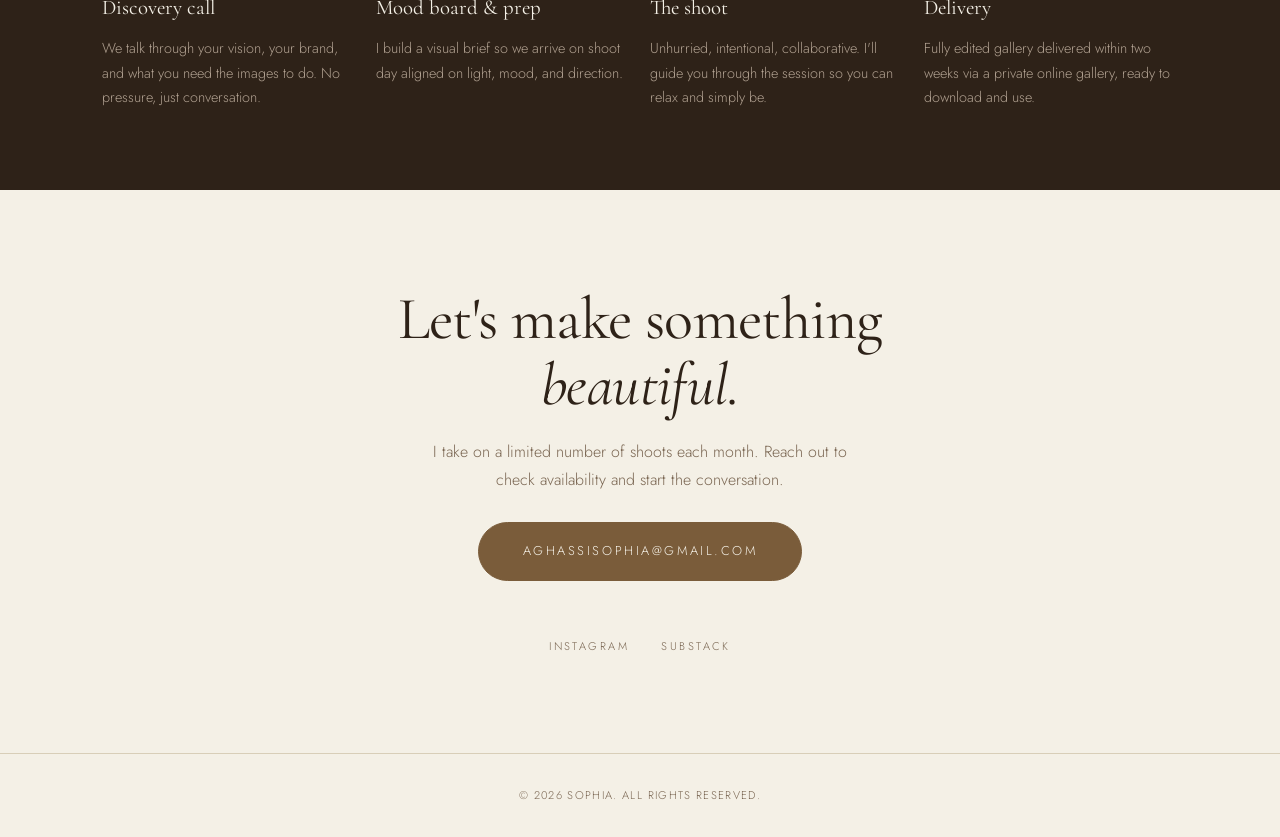
<file: photography.html>
<!DOCTYPE html>
<html lang="en">
<head>
  <meta charset="UTF-8" />
  <meta name="viewport" content="width=device-width, initial-scale=1.0" />
  <title>Photography — Sophia</title>
  <link rel="preconnect" href="https://fonts.googleapis.com" />
  <link rel="preconnect" href="https://fonts.gstatic.com" crossorigin />
  <link href="https://fonts.googleapis.com/css2?family=Cormorant+Garamond:ital,wght@0,300;0,400;0,500;1,300;1,400&family=Jost:wght@300;400;500&display=swap" rel="stylesheet" />
  <link rel="stylesheet" href="style.css" />
</head>
<body>

  <!-- NAV -->
  <nav class="nav">
    <a href="index.html" class="nav__logo">Sophia</a>
    <ul class="nav__links">
      <li><a href="index.html">Home</a></li>
      <li><a href="about.html">About</a></li>
      <li><a href="yoga.html">Yoga</a></li>
      <li><a href="photography.html" class="active">Photography</a></li>
      <li><a href="index.html#books">Reading</a></li>
      <li><a href="index.html#substack">Writing</a></li>
      <li><a href="index.html#contact">Contact</a></li>
    </ul>
  </nav>

  <!-- PAGE HERO -->
  <div class="page-hero">
    <p class="page-hero__eyebrow">photography</p>
    <h1 class="page-hero__title">Light, texture,<br><em>the quiet in-between.</em></h1>
    <p class="page-hero__body">
      I shoot exclusively on film — across a wide variety of mediums and formats.
      Every frame is considered, unhurried, and unrepeatable. My images lean into
      warmth, grain, and the small details that hold the whole feeling of a moment.
    </p>
  </div>

  <!-- GALLERY -->
  <section class="section">
    <span class="section__number">Portfolio</span>
    <h2 class="section__title">Selected work</h2>
    <div class="gallery-masonry">
      <div class="mosaic-card mc--bark"><span class="mosaic-card__label">brand — The Root Studio</span></div>
      <div class="mosaic-card mc--sage"><span class="mosaic-card__label">portrait — morning light</span></div>
      <div class="mosaic-card mc--tan"><span class="mosaic-card__label">yoga editorial</span></div>
      <div class="mosaic-card mc--moss"><span class="mosaic-card__label">brand — Solstice Wellness</span></div>
      <div class="mosaic-card mc--parchment"><span class="mosaic-card__label">still life — ceramics</span></div>
      <div class="mosaic-card mc--clay"><span class="mosaic-card__label">portrait — golden hour</span></div>
      <div class="mosaic-card mc--fern"><span class="mosaic-card__label">retreat documentation</span></div>
      <div class="mosaic-card mc--sand"><span class="mosaic-card__label">product — botanical oils</span></div>
      <div class="mosaic-card mc--umber"><span class="mosaic-card__label">yoga editorial — yin series</span></div>
    </div>
  </section>

  <!-- APPROACH SPLIT -->
  <section class="section--shaded section--full">
    <div class="section__inner" style="display:grid; grid-template-columns:1fr 1fr; gap:5rem; align-items:center; max-width:var(--max-w); margin:0 auto; padding-inline:clamp(1.5rem,8vw,7rem)">
      <div>
        <span class="section__number">Approach</span>
        <h2 class="section__title">Photography<br>as presence</h2>
        <p class="section__body">
          I shoot exclusively on film, across a wide variety of mediums and formats.
          There's no deleting, no instant review — just presence, instinct, and trust
          in the moment. That constraint is the point.
        </p>
        <p class="section__body">
          I don't arrive on a shoot with a rigid shot list. I arrive curious —
          watching for the way light falls across a surface, the way a person
          exhales before they're ready. The result is imagery that feels inhabited,
          not performed.
        </p>
      </div>

      <div class="mosaic">
        <div class="mosaic-card mc--tall mc--olive"><span class="mosaic-card__label">observe</span></div>
        <div class="mosaic-card mc--square mc--parchment"><span class="mosaic-card__label">wait</span></div>
        <div class="mosaic-card mc--square mc--fern"><span class="mosaic-card__label">feel</span></div>
        <div class="mosaic-card mc--wide mc--tan"><span class="mosaic-card__label">— capture —</span></div>
      </div>
    </div>
  </section>

  <!-- SERVICES -->
  <section class="section">
    <span class="section__number">Services</span>
    <h2 class="section__title">What I offer</h2>

    <div class="card-row" style="margin-top:2.5rem">
      <div class="feature-card">
        <div class="feature-card__icon">&#9632;</div>
        <h3 class="feature-card__title">Brand Photography</h3>
        <p class="feature-card__body">
          Full-day or half-day shoots for coaches, wellness practitioners, and
          creative businesses. Delivered gallery includes headshots, lifestyle,
          detail, and social-ready assets.
        </p>
      </div>
      <div class="feature-card">
        <div class="feature-card__icon">&#9650;</div>
        <h3 class="feature-card__title">Portraiture</h3>
        <p class="feature-card__body">
          Intimate, unhurried portrait sessions in natural settings or at
          your home. Ideal for artists, authors, and anyone who wants images
          that feel genuinely like them.
        </p>
      </div>
      <div class="feature-card">
        <div class="feature-card__icon">&#9670;</div>
        <h3 class="feature-card__title">Yoga &amp; Wellness Editorial</h3>
        <p class="feature-card__body">
          Movement and wellness photography for teachers, studios, and
          publications. I understand the practice from the inside, which
          shows in every frame.
        </p>
      </div>
      <div class="feature-card">
        <div class="feature-card__icon">&#9675;</div>
        <h3 class="feature-card__title">Product &amp; Still Life</h3>
        <p class="feature-card__body">
          Beautifully lit, natural product photography for ceramicists,
          skincare brands, herbalists, and small-batch makers.
        </p>
      </div>
    </div>
  </section>

  <!-- PROCESS DARK BAND -->
  <section class="section--dark">
    <div class="section__inner" style="padding-block:5rem">
      <span class="section__number">Process</span>
      <h2 class="section__title" style="color:#f4f0e6">How it works</h2>

      <div class="card-row" style="margin-top:2.5rem">
        <div style="color:#f4f0e6">
          <p style="font-size:0.65rem; letter-spacing:0.25em; text-transform:uppercase; color:#b0a090; margin-bottom:0.5rem">01</p>
          <h3 style="font-family:var(--ff-serif); font-size:1.3rem; font-weight:400; margin-bottom:0.6rem">Discovery call</h3>
          <p style="font-size:0.9rem; color:#b0a090; line-height:1.7">We talk through your vision, your brand, and what you need the images to do. No pressure, just conversation.</p>
        </div>
        <div style="color:#f4f0e6">
          <p style="font-size:0.65rem; letter-spacing:0.25em; text-transform:uppercase; color:#b0a090; margin-bottom:0.5rem">02</p>
          <h3 style="font-family:var(--ff-serif); font-size:1.3rem; font-weight:400; margin-bottom:0.6rem">Mood board &amp; prep</h3>
          <p style="font-size:0.9rem; color:#b0a090; line-height:1.7">I build a visual brief so we arrive on shoot day aligned on light, mood, and direction.</p>
        </div>
        <div style="color:#f4f0e6">
          <p style="font-size:0.65rem; letter-spacing:0.25em; text-transform:uppercase; color:#b0a090; margin-bottom:0.5rem">03</p>
          <h3 style="font-family:var(--ff-serif); font-size:1.3rem; font-weight:400; margin-bottom:0.6rem">The shoot</h3>
          <p style="font-size:0.9rem; color:#b0a090; line-height:1.7">Unhurried, intentional, collaborative. I'll guide you through the session so you can relax and simply be.</p>
        </div>
        <div style="color:#f4f0e6">
          <p style="font-size:0.65rem; letter-spacing:0.25em; text-transform:uppercase; color:#b0a090; margin-bottom:0.5rem">04</p>
          <h3 style="font-family:var(--ff-serif); font-size:1.3rem; font-weight:400; margin-bottom:0.6rem">Delivery</h3>
          <p style="font-size:0.9rem; color:#b0a090; line-height:1.7">Fully edited gallery delivered within two weeks via a private online gallery, ready to download and use.</p>
        </div>
      </div>
    </div>
  </section>

  <!-- CONTACT CTA -->
  <section>
    <div class="contact-block">
      <h2 class="section__title">Let's make something<br><em>beautiful.</em></h2>
      <p class="section__body" style="margin-inline:auto; color:var(--clr-text-muted)">
        I take on a limited number of shoots each month. Reach out to check
        availability and start the conversation.
      </p>
      <a href="mailto:aghassisophia@gmail.com" class="btn btn--large btn--filled" style="display:inline-block; margin-bottom:2rem">
        aghassisophia@gmail.com
      </a>
      <div class="social-links">
        <a href="https://www.instagram.com/sophiaaghassi/" target="_blank" rel="noopener">Instagram</a>
        <a href="https://substack.com/@justagirlllllllllllllll" target="_blank" rel="noopener">Substack</a>
      </div>
    </div>
  </section>

  <footer class="footer">
    <p>&copy; 2026 Sophia. All rights reserved.</p>
  </footer>

</body>
</html>
</file>
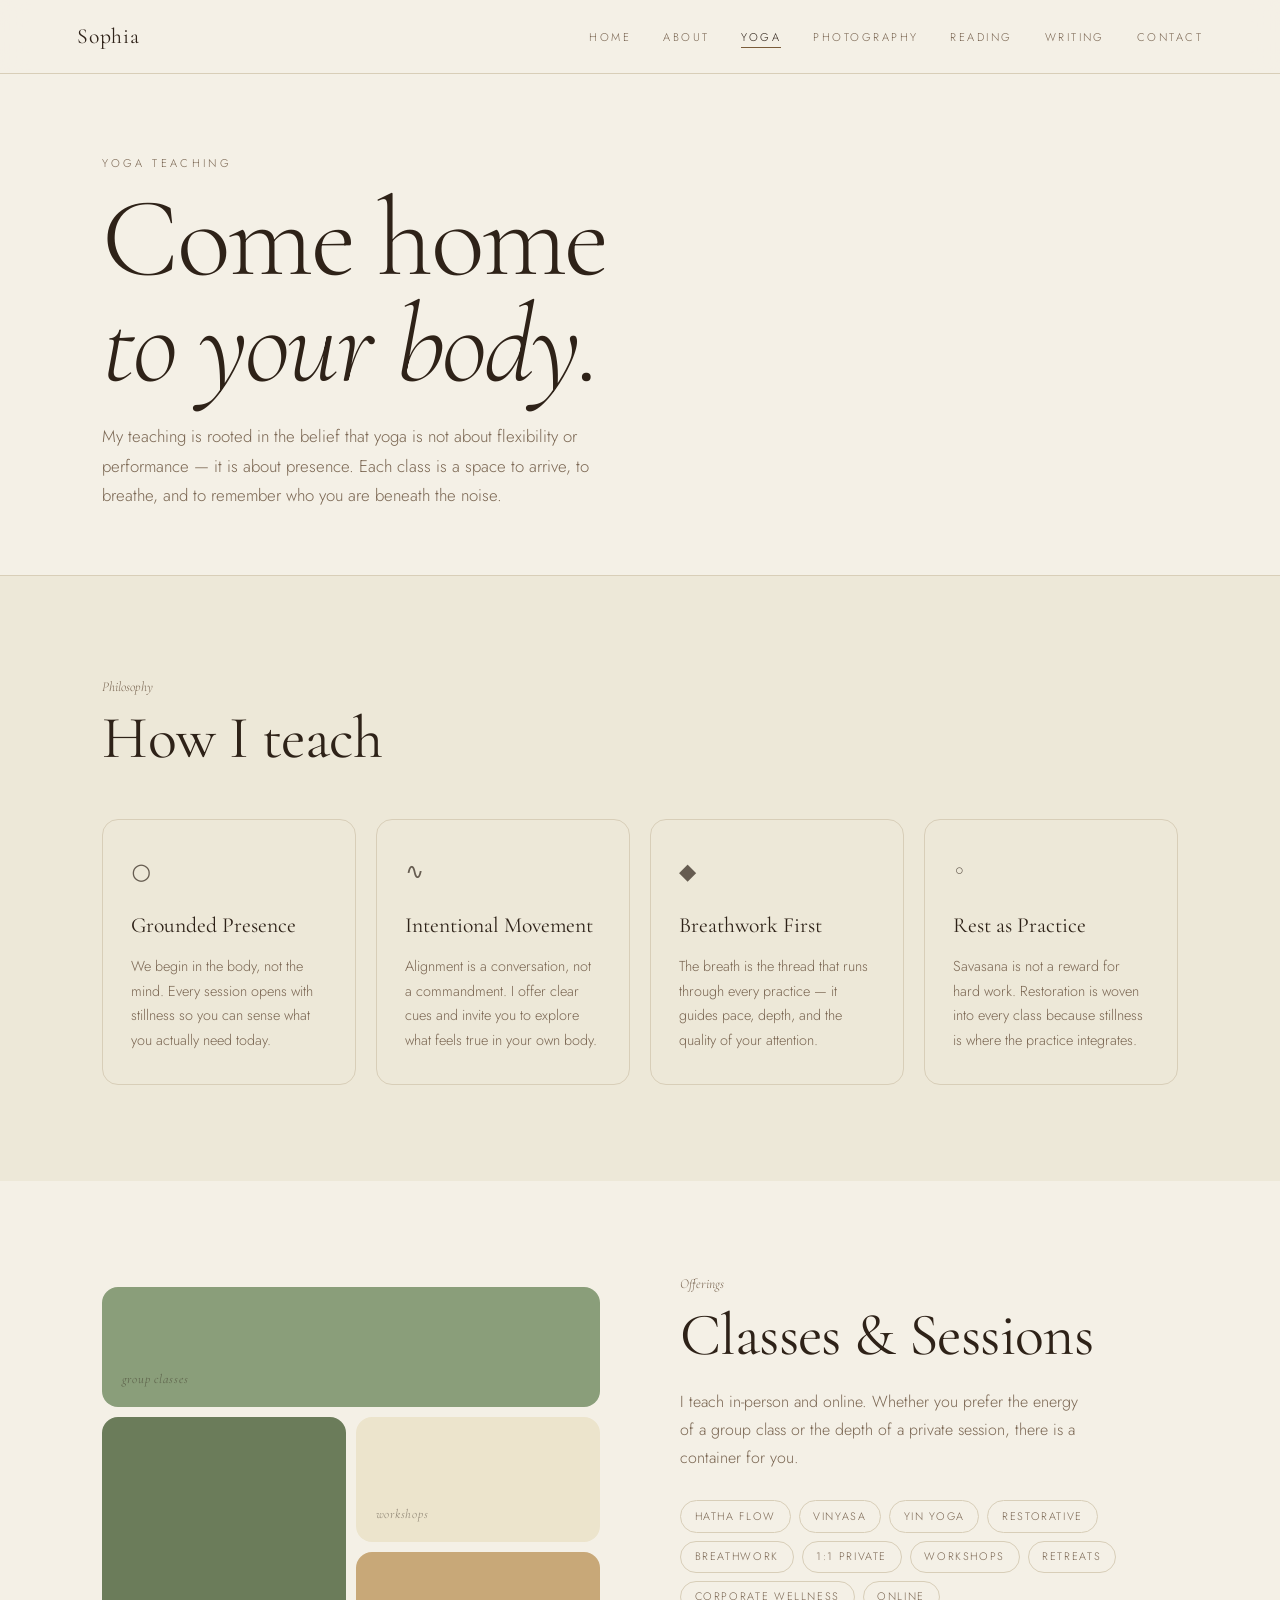
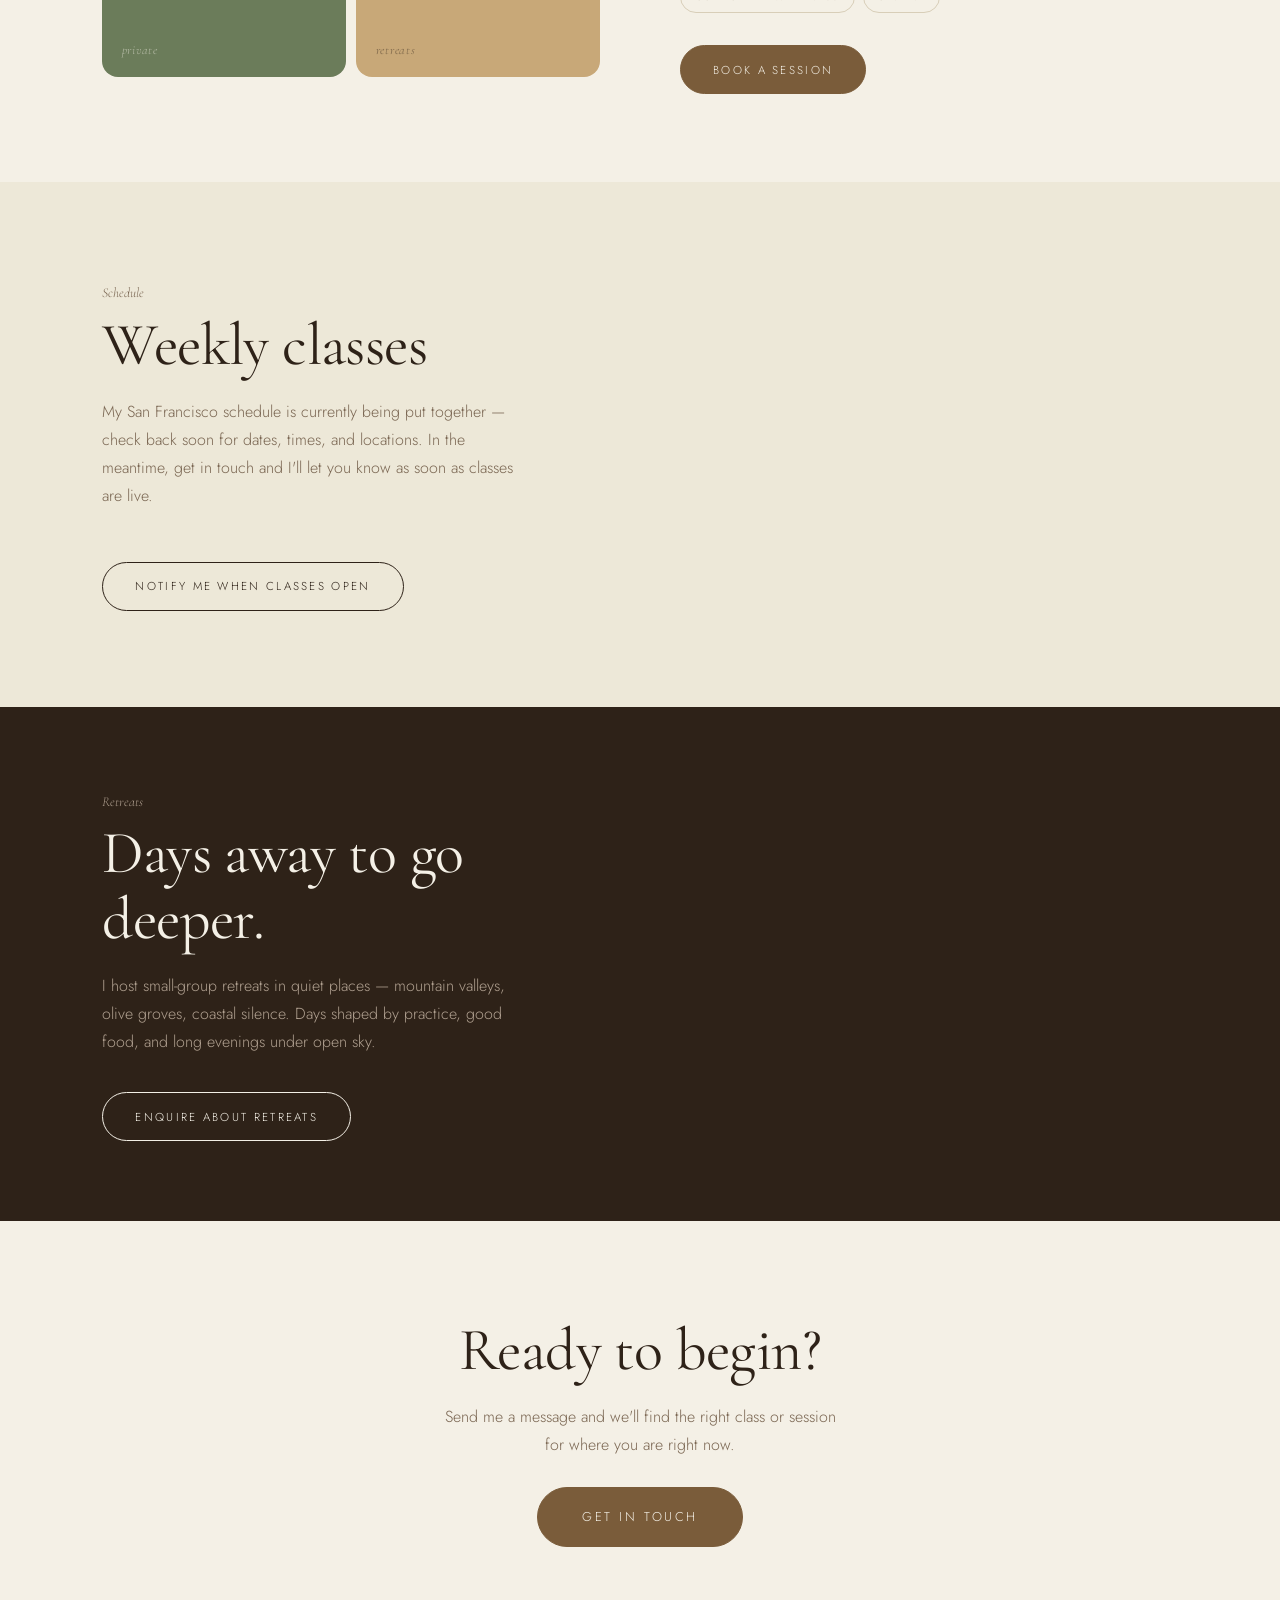
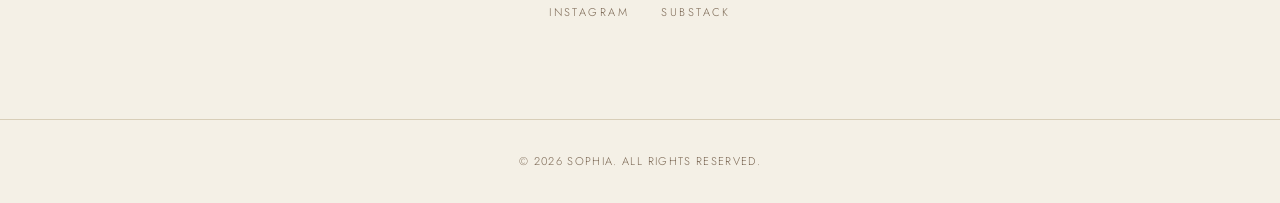
<file: yoga.html>
<!DOCTYPE html>
<html lang="en">
<head>
  <meta charset="UTF-8" />
  <meta name="viewport" content="width=device-width, initial-scale=1.0" />
  <title>Yoga — Sophia</title>
  <link rel="preconnect" href="https://fonts.googleapis.com" />
  <link rel="preconnect" href="https://fonts.gstatic.com" crossorigin />
  <link href="https://fonts.googleapis.com/css2?family=Cormorant+Garamond:ital,wght@0,300;0,400;0,500;1,300;1,400&family=Jost:wght@300;400;500&display=swap" rel="stylesheet" />
  <link rel="stylesheet" href="style.css" />
</head>
<body>

  <!-- NAV -->
  <nav class="nav">
    <a href="index.html" class="nav__logo">Sophia</a>
    <ul class="nav__links">
      <li><a href="index.html">Home</a></li>
      <li><a href="about.html">About</a></li>
      <li><a href="yoga.html" class="active">Yoga</a></li>
      <li><a href="photography.html">Photography</a></li>
      <li><a href="index.html#books">Reading</a></li>
      <li><a href="index.html#substack">Writing</a></li>
      <li><a href="index.html#contact">Contact</a></li>
    </ul>
  </nav>

  <!-- PAGE HERO -->
  <div class="page-hero">
    <p class="page-hero__eyebrow">yoga teaching</p>
    <h1 class="page-hero__title">Come home<br><em>to your body.</em></h1>
    <p class="page-hero__body">
      My teaching is rooted in the belief that yoga is not about flexibility or
      performance — it is about presence. Each class is a space to arrive, to
      breathe, and to remember who you are beneath the noise.
    </p>
  </div>

  <!-- PHILOSOPHY CARDS -->
  <section class="section--shaded section--full">
    <div class="section__inner">
      <p class="section__number">Philosophy</p>
      <h2 class="section__title">How I teach</h2>

      <div class="card-row">
        <div class="feature-card">
          <div class="feature-card__icon">&#9675;</div>
          <h3 class="feature-card__title">Grounded Presence</h3>
          <p class="feature-card__body">
            We begin in the body, not the mind. Every session opens with
            stillness so you can sense what you actually need today.
          </p>
        </div>
        <div class="feature-card">
          <div class="feature-card__icon">&#8767;</div>
          <h3 class="feature-card__title">Intentional Movement</h3>
          <p class="feature-card__body">
            Alignment is a conversation, not a commandment. I offer clear
            cues and invite you to explore what feels true in your own body.
          </p>
        </div>
        <div class="feature-card">
          <div class="feature-card__icon">&#9670;</div>
          <h3 class="feature-card__title">Breathwork First</h3>
          <p class="feature-card__body">
            The breath is the thread that runs through every practice — it
            guides pace, depth, and the quality of your attention.
          </p>
        </div>
        <div class="feature-card">
          <div class="feature-card__icon">&#9702;</div>
          <h3 class="feature-card__title">Rest as Practice</h3>
          <p class="feature-card__body">
            Savasana is not a reward for hard work. Restoration is woven into
            every class because stillness is where the practice integrates.
          </p>
        </div>
      </div>
    </div>
  </section>

  <!-- OFFERINGS SPLIT -->
  <section class="section section--split">
    <div class="mosaic">
      <div class="mosaic-card mc--wide mc--sage"><span class="mosaic-card__label">group classes</span></div>
      <div class="mosaic-card mc--tall mc--fern"><span class="mosaic-card__label">private</span></div>
      <div class="mosaic-card mc--square mc--parchment"><span class="mosaic-card__label">workshops</span></div>
      <div class="mosaic-card mc--square mc--tan"><span class="mosaic-card__label">retreats</span></div>
    </div>

    <div class="section__copy">
      <span class="section__number">Offerings</span>
      <h2 class="section__title">Classes &amp; Sessions</h2>

      <p class="section__body">
        I teach in-person and online. Whether you prefer the energy of a group
        class or the depth of a private session, there is a container for you.
      </p>

      <ul class="tag-list">
        <li>Hatha Flow</li>
        <li>Vinyasa</li>
        <li>Yin Yoga</li>
        <li>Restorative</li>
        <li>Breathwork</li>
        <li>1:1 Private</li>
        <li>Workshops</li>
        <li>Retreats</li>
        <li>Corporate Wellness</li>
        <li>Online</li>
      </ul>

      <a href="index.html#contact" class="btn btn--filled">Book a session</a>
    </div>
  </section>

  <!-- SCHEDULE -->
  <section class="section--shaded section--full">
    <div class="section__inner">
      <span class="section__number">Schedule</span>
      <h2 class="section__title">Weekly classes</h2>
      <p class="section__body" style="color:var(--clr-text-muted); max-width:48ch">
        My San Francisco schedule is currently being put together — check back
        soon for dates, times, and locations. In the meantime, get in touch and
        I'll let you know as soon as classes are live.
      </p>
      <a href="index.html#contact" class="btn" style="margin-top:1.5rem">Notify me when classes open</a>
    </div>
  </section>

  <!-- RETREATS DARK BAND -->
  <section class="section--dark">
    <div class="section__inner" style="padding-block:5rem">
      <span class="section__number">Retreats</span>
      <h2 class="section__title" style="color:#f4f0e6; max-width:14ch">
        Days away to go deeper.
      </h2>
      <p class="section__body" style="max-width:48ch">
        I host small-group retreats in quiet places — mountain valleys, olive
        groves, coastal silence. Days shaped by practice, good food, and long
        evenings under open sky.
      </p>
      <!-- ✏️  UPDATE retreat details and link when you have upcoming dates -->
      <a href="index.html#contact" class="btn" style="margin-top:0.5rem">Enquire about retreats</a>
    </div>
  </section>

  <!-- CONTACT CTA -->
  <section id="contact">
    <div class="contact-block">
      <h2 class="section__title">Ready to begin?</h2>
      <p class="section__body" style="margin-inline:auto; color:var(--clr-text-muted)">
        Send me a message and we'll find the right class or session for where
        you are right now.
      </p>
      <a href="mailto:aghassisophia@gmail.com" class="btn btn--large btn--filled" style="display:inline-block; margin-bottom:2rem">
        Get in touch
      </a>
      <div class="social-links">
        <a href="https://www.instagram.com/sophiaaghassi/" target="_blank" rel="noopener">Instagram</a>
        <a href="https://substack.com/@justagirlllllllllllllll" target="_blank" rel="noopener">Substack</a>
      </div>
    </div>
  </section>

  <footer class="footer">
    <p>&copy; 2026 Sophia. All rights reserved.</p>
  </footer>

</body>
</html>
</file>
<file: style.css>
/* ─── TOKENS ─── */
:root {
  --clr-bg:           #f4f0e6;
  --clr-bg-alt:       #ede8d8;
  --clr-bg-dark:      #2e2218;
  --clr-text:         #2e2218;
  --clr-text-muted:   #7a6652;
  --clr-border:       #d8ceb8;

  /* earthy palette */
  --clr-bark:         #7a5c3a;   /* medium brown */
  --clr-tan:          #c8a878;   /* warm tan */
  --clr-sand:         #ddd0b0;   /* light sand */
  --clr-parchment:    #ece4cc;   /* parchment */
  --clr-sage:         #8a9e7a;   /* sage green */
  --clr-moss:         #5a6b4a;   /* deep moss */
  --clr-olive:        #a8a86a;   /* olive */
  --clr-fern:         #6b7c5a;   /* fern */
  --clr-clay:         #b87858;   /* terracotta clay */
  --clr-umber:        #9a7058;   /* warm umber */

  --ff-serif:  'Cormorant Garamond', Georgia, serif;
  --ff-sans:   'Jost', system-ui, sans-serif;

  --radius-sm:  8px;
  --radius-md: 16px;
  --radius-lg: 28px;

  --transition: 0.35s cubic-bezier(0.4, 0, 0.2, 1);

  --max-w: 1300px;
}

/* ─── RESET ─── */
*, *::before, *::after { box-sizing: border-box; margin: 0; padding: 0; }
html { scroll-behavior: smooth; }
body {
  background: var(--clr-bg);
  color: var(--clr-text);
  font-family: var(--ff-sans);
  font-weight: 300;
  line-height: 1.75;
  -webkit-font-smoothing: antialiased;
}
img { display: block; max-width: 100%; }
a { color: inherit; text-decoration: none; }

/* ─── SHARED NAV ─── */
.nav {
  position: sticky;
  top: 0;
  z-index: 100;
  display: flex;
  align-items: center;
  justify-content: space-between;
  padding: 1.1rem clamp(1.5rem, 6vw, 5rem);
  background: rgba(244, 240, 230, 0.88);
  backdrop-filter: blur(14px);
  border-bottom: 1px solid var(--clr-border);
}

.nav__logo {
  font-family: var(--ff-serif);
  font-size: 1.35rem;
  font-weight: 400;
  letter-spacing: 0.04em;
  color: var(--clr-text);
}

.nav__links {
  display: flex;
  gap: 2rem;
  list-style: none;
}

.nav__links a {
  font-size: 0.7rem;
  letter-spacing: 0.22em;
  text-transform: uppercase;
  color: var(--clr-text-muted);
  transition: color var(--transition);
  padding-bottom: 2px;
  border-bottom: 1px solid transparent;
}
.nav__links a:hover,
.nav__links a.active {
  color: var(--clr-text);
  border-bottom-color: var(--clr-bark);
}

/* ─── HERO ─── */
.hero {
  min-height: 100svh;
  display: flex;
  flex-direction: column;
  align-items: center;
  justify-content: center;
  text-align: center;
  padding: 3rem 1.5rem;
  background:
    radial-gradient(ellipse 70% 55% at 15% 85%, rgba(90,107,74,0.15) 0%, transparent 55%),
    radial-gradient(ellipse 55% 45% at 85% 15%, rgba(200,168,120,0.20) 0%, transparent 55%),
    radial-gradient(ellipse 50% 40% at 50% 55%, rgba(184,120,88,0.10) 0%, transparent 65%),
    var(--clr-bg);
  position: relative;
}

.hero__eyebrow {
  font-size: 0.7rem;
  letter-spacing: 0.35em;
  text-transform: uppercase;
  color: var(--clr-text-muted);
  margin-bottom: 1.5rem;
}

.hero__name {
  font-family: var(--ff-serif);
  font-size: clamp(5rem, 18vw, 14rem);
  font-weight: 300;
  line-height: 0.88;
  letter-spacing: -0.02em;
  color: var(--clr-text);
  margin-bottom: 1.75rem;
}

.hero__tagline {
  font-size: clamp(0.75rem, 1.8vw, 0.9rem);
  letter-spacing: 0.25em;
  text-transform: uppercase;
  color: var(--clr-text-muted);
}

.hero__scroll-hint {
  position: absolute;
  bottom: 2rem;
  left: 50%;
  transform: translateX(-50%);
  font-size: 1.2rem;
  color: var(--clr-tan);
  animation: bob 2.8s ease-in-out infinite;
}
@keyframes bob {
  0%, 100% { transform: translateX(-50%) translateY(0); }
  50%       { transform: translateX(-50%) translateY(9px); }
}

/* page hero (inner pages) */
.page-hero {
  padding: 5rem clamp(1.5rem, 8vw, 7rem) 4rem;
  max-width: var(--max-w);
  margin: 0 auto;
  border-bottom: 1px solid var(--clr-border);
}
.page-hero__eyebrow {
  font-size: 0.7rem;
  letter-spacing: 0.3em;
  text-transform: uppercase;
  color: var(--clr-text-muted);
  margin-bottom: 0.75rem;
}
.page-hero__title {
  font-family: var(--ff-serif);
  font-size: clamp(3rem, 9vw, 7rem);
  font-weight: 300;
  line-height: 0.95;
  letter-spacing: -0.02em;
  margin-bottom: 1.5rem;
}
.page-hero__body {
  max-width: 52ch;
  color: var(--clr-text-muted);
  font-size: 1.05rem;
}

/* ─── SHARED SECTION LAYOUT ─── */
.section {
  padding: 5.5rem clamp(1.5rem, 8vw, 7rem);
  max-width: var(--max-w);
  margin: 0 auto;
}

.section--split {
  display: grid;
  grid-template-columns: 1fr 1fr;
  gap: 5rem;
  align-items: center;
}
.section--split-rev {
  direction: rtl;
}
.section--split-rev > * { direction: ltr; }

.section--full {
  padding-block: 6rem;
}

.section--shaded {
  background: var(--clr-bg-alt);
  max-width: 100%;
  padding-inline: clamp(1.5rem, 8vw, 7rem);
}
.section--shaded .section__inner {
  max-width: var(--max-w);
  margin: 0 auto;
}

.section--dark {
  background: var(--clr-bg-dark);
  color: #f4f0e6;
  max-width: 100%;
  padding-inline: clamp(1.5rem, 8vw, 7rem);
}
.section--dark .section__inner {
  max-width: var(--max-w);
  margin: 0 auto;
}
.section--dark .section__number,
.section--dark .section__body { color: #b0a090; }
.section--dark .tag-list li {
  border-color: #5a4a38;
  color: #b0a090;
}
.section--dark .tag-list li:hover {
  background: var(--clr-bark);
  border-color: var(--clr-bark);
  color: #f4f0e6;
}
.section--dark .btn {
  border-color: #f4f0e6;
  color: #f4f0e6;
}
.section--dark .btn:hover {
  background: #f4f0e6;
  color: var(--clr-bg-dark);
}

.section__number {
  display: inline-block;
  font-family: var(--ff-serif);
  font-size: 0.85rem;
  font-style: italic;
  color: var(--clr-text-muted);
  margin-bottom: 0.4rem;
}

.section__title {
  font-family: var(--ff-serif);
  font-size: clamp(2.25rem, 5vw, 3.75rem);
  font-weight: 400;
  line-height: 1.1;
  letter-spacing: -0.01em;
  margin-bottom: 1.25rem;
}

.section__body {
  color: var(--clr-text-muted);
  max-width: 46ch;
  margin-bottom: 1.75rem;
  font-size: 1rem;
}

.section--center {
  text-align: center;
}
.section--center .section__body {
  max-width: 52ch;
  margin-inline: auto;
}

/* ─── MOSAIC ─── */
.mosaic {
  display: grid;
  grid-template-columns: 1fr 1fr;
  gap: 0.65rem;
}

.mosaic--3col {
  grid-template-columns: 1fr 1fr 1fr;
}

.mosaic-card {
  border-radius: var(--radius-md);
  display: flex;
  align-items: flex-end;
  padding: 1rem 1.2rem;
  transition: transform var(--transition), box-shadow var(--transition);
  cursor: default;
  overflow: hidden;
}
.mosaic-card:hover {
  transform: scale(1.025);
  box-shadow: 0 10px 36px rgba(46, 34, 24, 0.12);
}

.mosaic-card__label {
  font-family: var(--ff-serif);
  font-style: italic;
  font-size: 0.8rem;
  color: rgba(46, 34, 24, 0.5);
  letter-spacing: 0.06em;
}

.mc--tall     { grid-row: span 2; min-height: 260px; }
.mc--wide     { grid-column: span 2; min-height: 120px; }
.mc--square   { min-height: 120px; }
.mc--span3    { grid-column: span 3; min-height: 100px; }

/* swatch colours */
.mc--bark       { background: var(--clr-bark);      }
.mc--tan        { background: var(--clr-tan);        }
.mc--sand       { background: var(--clr-sand);       }
.mc--parchment  { background: var(--clr-parchment);  }
.mc--sage       { background: var(--clr-sage);       }
.mc--moss       { background: var(--clr-moss);       }
.mc--olive      { background: var(--clr-olive);      }
.mc--fern       { background: var(--clr-fern);       }
.mc--clay       { background: var(--clr-clay);       }
.mc--umber      { background: var(--clr-umber);      }

.mc--bark .mosaic-card__label,
.mc--moss .mosaic-card__label,
.mc--fern .mosaic-card__label,
.mc--clay .mosaic-card__label,
.mc--umber .mosaic-card__label { color: rgba(244, 240, 230, 0.55); }

/* ─── TAG LIST ─── */
.tag-list {
  display: flex;
  flex-wrap: wrap;
  gap: 0.5rem;
  list-style: none;
  margin-bottom: 2rem;
}

.tag-list li {
  font-size: 0.68rem;
  letter-spacing: 0.15em;
  text-transform: uppercase;
  padding: 0.35rem 0.85rem;
  border: 1px solid var(--clr-border);
  border-radius: 999px;
  color: var(--clr-text-muted);
  transition: background var(--transition), color var(--transition),
              border-color var(--transition);
}
.tag-list li:hover {
  background: var(--clr-tan);
  border-color: var(--clr-tan);
  color: var(--clr-text);
}

/* ─── BUTTON ─── */
.btn {
  display: inline-block;
  font-family: var(--ff-sans);
  font-size: 0.72rem;
  letter-spacing: 0.2em;
  text-transform: uppercase;
  padding: 0.85rem 2rem;
  border: 1.5px solid var(--clr-text);
  border-radius: 999px;
  color: var(--clr-text);
  background: transparent;
  transition: background var(--transition), color var(--transition);
}
.btn:hover {
  background: var(--clr-text);
  color: var(--clr-bg);
}

.btn--filled {
  background: var(--clr-bark);
  border-color: var(--clr-bark);
  color: #f4f0e6;
}
.btn--filled:hover {
  background: var(--clr-text);
  border-color: var(--clr-text);
  color: var(--clr-bg);
}

.btn--large { font-size: 0.8rem; padding: 1.1rem 2.75rem; }

/* ─── BOOK CARDS ─── */
.books-grid {
  display: grid;
  grid-template-columns: repeat(auto-fill, minmax(220px, 1fr));
  gap: 1.5rem;
  margin-top: 3rem;
}

.book-card {
  background: var(--clr-bg);
  border: 1px solid var(--clr-border);
  border-radius: var(--radius-md);
  padding: 1.5rem 1.4rem;
  display: flex;
  flex-direction: column;
  gap: 0.5rem;
  transition: transform var(--transition), box-shadow var(--transition);
}
.book-card:hover {
  transform: translateY(-4px);
  box-shadow: 0 10px 32px rgba(46, 34, 24, 0.09);
}

.book-card__spine {
  width: 36px;
  height: 5px;
  border-radius: 2px;
  margin-bottom: 0.75rem;
}

.book-card__title {
  font-family: var(--ff-serif);
  font-size: 1.2rem;
  font-weight: 400;
  line-height: 1.25;
}

.book-card__author {
  font-size: 0.72rem;
  letter-spacing: 0.12em;
  text-transform: uppercase;
  color: var(--clr-text-muted);
}

.book-card__note {
  font-size: 0.88rem;
  color: var(--clr-text-muted);
  line-height: 1.6;
  margin-top: 0.25rem;
  flex: 1;
}

/* ─── SUBSTACK STRIP ─── */
.substack-strip {
  background: var(--clr-bark);
  color: #f4f0e6;
  padding: 4rem clamp(1.5rem, 8vw, 7rem);
  display: flex;
  align-items: center;
  justify-content: space-between;
  gap: 2rem;
  flex-wrap: wrap;
}

.substack-strip__text { flex: 1; min-width: 260px; }
.substack-strip__eyebrow {
  font-size: 0.68rem;
  letter-spacing: 0.3em;
  text-transform: uppercase;
  color: rgba(244, 240, 230, 0.6);
  margin-bottom: 0.5rem;
}
.substack-strip__title {
  font-family: var(--ff-serif);
  font-size: clamp(1.75rem, 4vw, 3rem);
  font-weight: 300;
  line-height: 1.15;
  margin-bottom: 0.75rem;
}
.substack-strip__body {
  font-size: 0.95rem;
  line-height: 1.7;
  color: rgba(244, 240, 230, 0.75);
  max-width: 44ch;
}

.substack-strip__cta { flex-shrink: 0; }
.btn--substack {
  display: inline-block;
  font-family: var(--ff-sans);
  font-size: 0.72rem;
  letter-spacing: 0.2em;
  text-transform: uppercase;
  padding: 1rem 2.5rem;
  border: 1.5px solid rgba(244, 240, 230, 0.6);
  border-radius: 999px;
  color: #f4f0e6;
  background: transparent;
  transition: background var(--transition), border-color var(--transition),
              color var(--transition);
}
.btn--substack:hover {
  background: #f4f0e6;
  border-color: #f4f0e6;
  color: var(--clr-bark);
}

/* ─── PHILOSOPHY / CARD ROW ─── */
.card-row {
  display: grid;
  grid-template-columns: repeat(auto-fill, minmax(240px, 1fr));
  gap: 1.25rem;
  margin-top: 3rem;
}

.feature-card {
  background: var(--clr-bg-alt);
  border-radius: var(--radius-md);
  padding: 2rem 1.75rem;
  border: 1px solid var(--clr-border);
}

.feature-card__icon {
  font-size: 1.4rem;
  margin-bottom: 1rem;
  opacity: 0.7;
}

.feature-card__title {
  font-family: var(--ff-serif);
  font-size: 1.35rem;
  font-weight: 400;
  margin-bottom: 0.6rem;
}

.feature-card__body {
  font-size: 0.9rem;
  color: var(--clr-text-muted);
  line-height: 1.7;
}

/* ─── CONTACT ─── */
.contact-block {
  text-align: center;
  max-width: 560px;
  margin: 0 auto;
  padding: 6rem 1.5rem;
}

.social-links {
  display: flex;
  justify-content: center;
  gap: 2rem;
  font-size: 0.7rem;
  letter-spacing: 0.22em;
  text-transform: uppercase;
  color: var(--clr-text-muted);
  margin-top: 1.5rem;
}
.social-links a:hover { color: var(--clr-text); }

/* ─── FOOTER ─── */
.footer {
  text-align: center;
  padding: 2rem;
  font-size: 0.7rem;
  letter-spacing: 0.12em;
  text-transform: uppercase;
  color: var(--clr-text-muted);
  border-top: 1px solid var(--clr-border);
}

/* ─── YOGA PAGE ─── */
.schedule-table {
  width: 100%;
  border-collapse: collapse;
  margin-top: 2rem;
  font-size: 0.9rem;
}
.schedule-table th {
  text-align: left;
  font-size: 0.65rem;
  letter-spacing: 0.25em;
  text-transform: uppercase;
  color: var(--clr-text-muted);
  padding: 0.75rem 1rem 0.75rem 0;
  border-bottom: 1px solid var(--clr-border);
}
.schedule-table td {
  padding: 1rem 1rem 1rem 0;
  border-bottom: 1px solid var(--clr-border);
  vertical-align: top;
}
.schedule-table tr:last-child td { border-bottom: none; }
.schedule-table .class-name {
  font-family: var(--ff-serif);
  font-size: 1.1rem;
  font-weight: 400;
}
.schedule-table .class-level {
  display: inline-block;
  font-size: 0.6rem;
  letter-spacing: 0.15em;
  text-transform: uppercase;
  padding: 0.2rem 0.6rem;
  border-radius: 999px;
  background: var(--clr-sand);
  color: var(--clr-text-muted);
  margin-left: 0.5rem;
}

/* ─── PHOTOGRAPHY PAGE ─── */
.gallery-masonry {
  columns: 3;
  column-gap: 0.65rem;
  margin-top: 3rem;
}
.gallery-masonry .mosaic-card {
  display: block;
  width: 100%;
  margin-bottom: 0.65rem;
  break-inside: avoid;
}
.gallery-masonry .mosaic-card:nth-child(3n+1) { min-height: 260px; }
.gallery-masonry .mosaic-card:nth-child(3n+2) { min-height: 180px; }
.gallery-masonry .mosaic-card:nth-child(3n+3) { min-height: 220px; }

/* ─── RESPONSIVE ─── */
@media (max-width: 960px) {
  .section--split {
    grid-template-columns: 1fr;
    gap: 3rem;
  }
  .section--split-rev { direction: ltr; }
  .section__body { max-width: 100%; }

  .gallery-masonry { columns: 2; }
}

@media (max-width: 640px) {
  .nav__links { gap: 1rem; }
  .mosaic { grid-template-columns: 1fr 1fr; }
  .mc--tall  { grid-row: span 1; min-height: 120px; }
  .mc--wide  { grid-column: span 2; min-height: 100px; }
  .mosaic--3col { grid-template-columns: 1fr 1fr; }
  .mc--span3 { grid-column: span 2; }
  .gallery-masonry { columns: 1; }
  .substack-strip { flex-direction: column; }
  .card-row { grid-template-columns: 1fr; }
}
</file>
